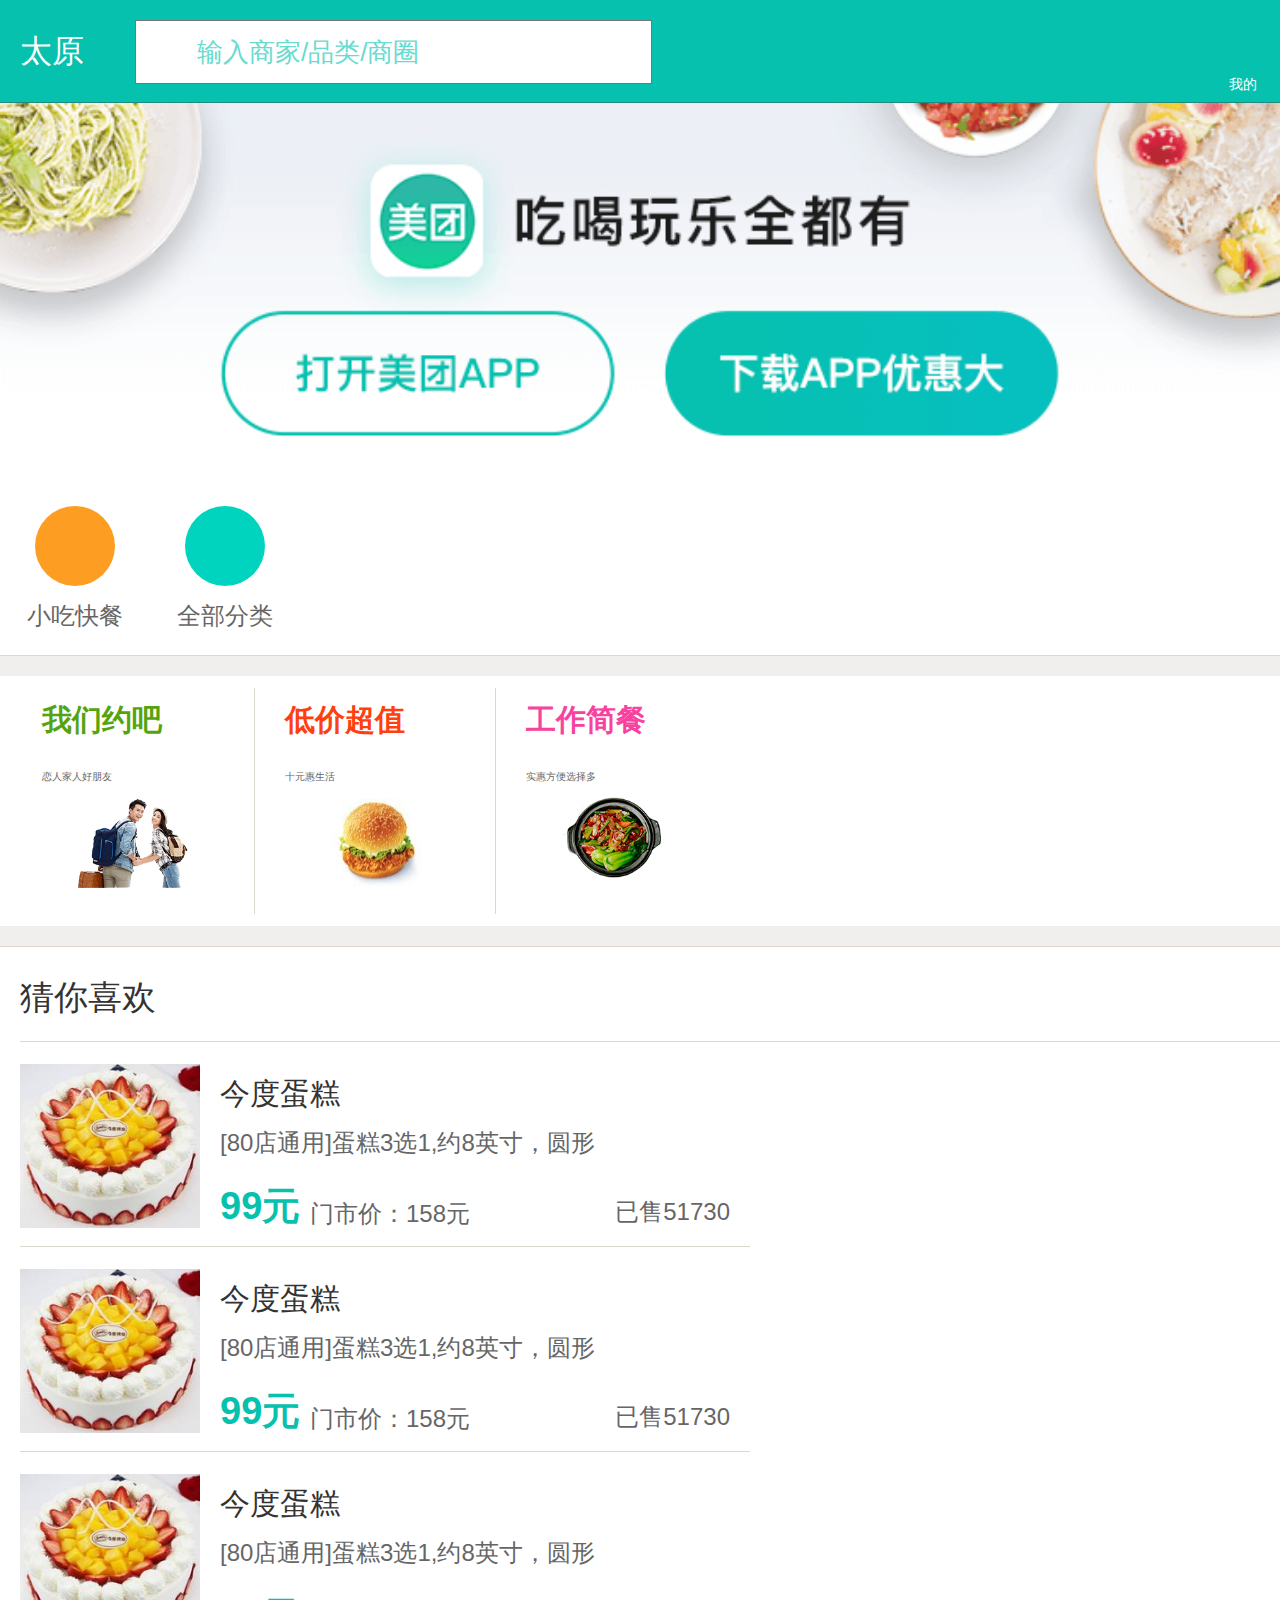
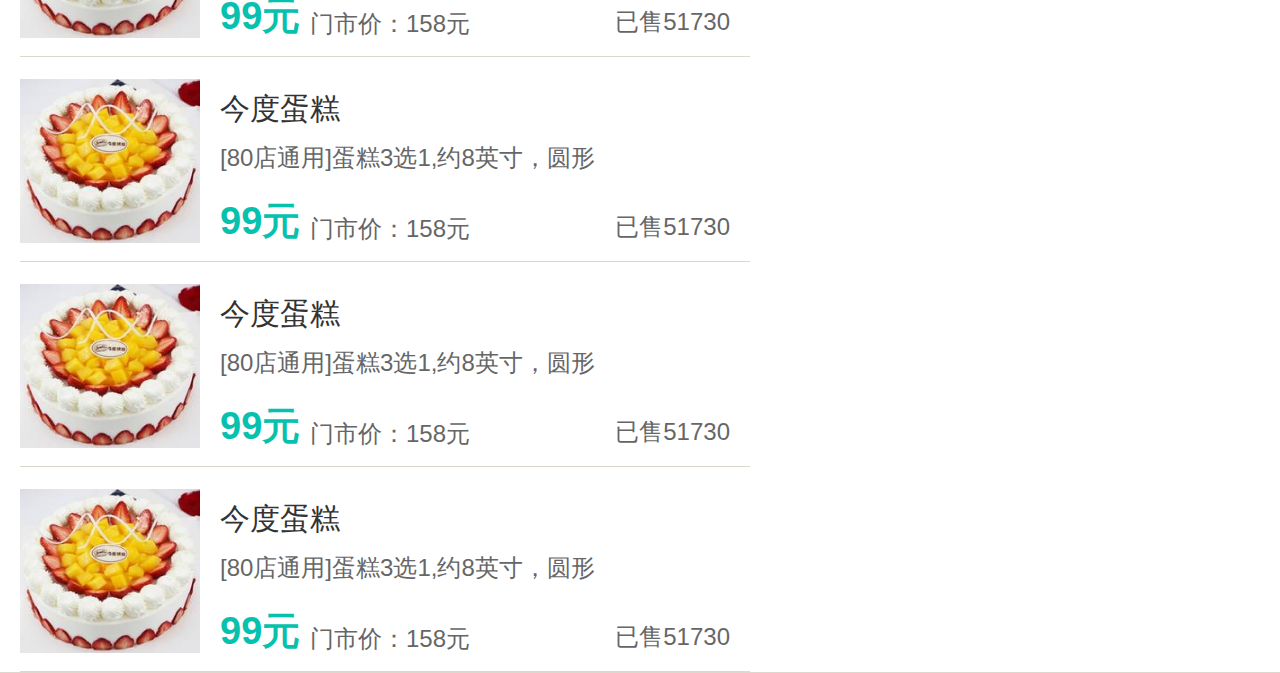
<file: index.html>
<!DOCTYPE html>
<html lang="en">
<head>
	<meta charset="utf-8">
	<meta name="viewport" content="width=device-width,user-scalable=no,initial-scale=1.0,maximum-scale=1.0,minimum-scale=1.0">
	<meta http-equiv="X-UA-Compatible" content="ie=edge">
	<title>美团</title>
	<script src="js/rem.js"></script>
	<link rel="stylesheet" href="css/base.css">
	<link rel="stylesheet" href="css/main.css">
</head>
<body>
	<header>
		<a href="map.html" class="map">
			<span>太原</span><i>&#xe665;</i>
		</a>
		<div class="search">
			<i>&#xe71e;</i>
			<input type="search" placeholder="输入商家/品类/商圈">
		</div>
		<a href="my.html" class="my">
			<i>&#xe636;</i><span>我的</span>
		</a>
	</header>
	<div class="banner"><img src="img/banner.png" alt=""></div>
	<nav>
		<ul class="list">
			<li>
				<a href="">
					<div class="color" style="background: #fd9d21;"><i>&#xe644;</i></div>
					<span>美食</span>
				</a>
			</li>
			<li>
				<a href="movie.html">
					<div class="color" style="background: #ff6767;"><i>&#xe634;</i></div>
					<span>猫眼电影</span>
				</a>
			</li>
			<li>
				<a href="">
					<div class="color" style="background: #8a90fa;"><i>&#xe620;</i></div>
					<span>酒店</span>
				</a>
			</li>
			<li>
				<a href="">
					<div class="color" style="background: #fed030;"><i>&#xe62a;</i></div>
					<span>休闲娱乐</span>
				</a>
			</li>
			<li>
				<a href="">
					<div class="color" style="background: #fd9d21;"><i>&#xe622;</i></div>
					<span>外卖</span>
				</a>
			</li>
			<li>
				<a href="">
					<div class="color" style="background: #fed030;"><i>&#xe602;</i></div>
					<span>KTV</span>
				</a>
			</li>
			<li>
				<a href="">
					<div class="color" style="background: #4dc6ee;"><i>&#xe60c;</i></div>
					<span>周边游</span>
				</a>
			</li>
			<li>
				<a href="">
					<div class="color" style="background: #ff80c2;"><i>&#xe65c;</i></div>
					<span>丽人</span>
				</a>
			</li>
			<li>
				<a href="">
					<div class="color" style="background: #fd9d21;"><i>&#xe66c;</i></div>
					<span>小吃快餐</span>
				</a>
			</li>
			<li>
				<a href="">
					<div class="color" style="background: #00d3be;"><i>&#xe62b;</i></div>
					<span>全部分类</span>
				</a>
			</li>
		</ul>
	</nav>
	<div class="bar">
		<ul class="barList">
			<a href="" class="react">
				<span>	
					<strong style="color: #55a40f;">我们约吧</strong>
					<small>恋人家人好朋友</small>
				</span>
				<img src="img/fe4d2e89827aa829e12e2557ded363a112289.png" alt="" style="width: 1.1rem;height: 1.1rem;">
			</a>
			<a href="" class="react">
				<span>
					<strong style="color: #ff3f0d;">低价超值</strong>
					<small>十元惠生活</small>
				</span>
				<img src="img/a06d0c5c0a972e784345b2d648b034ec9710.jpg" alt="" style="width: 1.1rem;height: 1.1rem;">
			</a>
			<a href="" class="react">
				<span>
					<strong style="color: #f742a0;">工作简餐</strong>
					<small>实惠方便选择多</small>
				</span>
				<img src="img/726b30f162d1ea39a5077af83cec620811475.png" alt="" style="width: 1.1rem;height: 1.1rem;">
			</a>
		</ul>
	</div>
	<div class="main">
		<ul class="mainList">
			<h1>猜你喜欢</h1>
			<li>
				<a href="detail.html">
					<img src="img/acc6747441b560a122b72e816537951d41318.jpg" alt="">
					<div class="detail">
						<h4>今度蛋糕</h4>
						<span>[80店通用]蛋糕3选1,约8英寸，圆形</span>
						<h2>99元</h2>
						<p>门市价：158元</p>
						<h3>已售51730</h3>
					</div>
				</a>
			</li>
			<li>
				<a href="detail.html">
					<img src="img/acc6747441b560a122b72e816537951d41318.jpg" alt="">
					<div class="detail">
						<h4>今度蛋糕</h4>
						<span>[80店通用]蛋糕3选1,约8英寸，圆形</span>
						<h2>99元</h2>
						<p>门市价：158元</p>
						<h3>已售51730</h3>
					</div>
				</a>
			</li>
			<li>
				<a href="detail.html">
					<img src="img/acc6747441b560a122b72e816537951d41318.jpg" alt="">
					<div class="detail">
						<h4>今度蛋糕</h4>
						<span>[80店通用]蛋糕3选1,约8英寸，圆形</span>
						<h2>99元</h2>
						<p>门市价：158元</p>
						<h3>已售51730</h3>
					</div>
				</a>
			</li>
			<li>
				<a href="detail.html">
					<img src="img/acc6747441b560a122b72e816537951d41318.jpg" alt="">
					<div class="detail">
						<h4>今度蛋糕</h4>
						<span>[80店通用]蛋糕3选1,约8英寸，圆形</span>
						<h2>99元</h2>
						<p>门市价：158元</p>
						<h3>已售51730</h3>
					</div>
				</a>
			</li>
			<li>
				<a href="detail.html">
					<img src="img/acc6747441b560a122b72e816537951d41318.jpg" alt="">
					<div class="detail">
						<h4>今度蛋糕</h4>
						<span>[80店通用]蛋糕3选1,约8英寸，圆形</span>
						<h2>99元</h2>
						<p>门市价：158元</p>
						<h3>已售51730</h3>
					</div>
				</a>
			</li>
			<li>
				<a href="detail.html">
					<img src="img/acc6747441b560a122b72e816537951d41318.jpg" alt="">
					<div class="detail">
						<h4>今度蛋糕</h4>
						<span>[80店通用]蛋糕3选1,约8英寸，圆形</span>
						<h2>99元</h2>
						<p>门市价：158元</p>
						<h3>已售51730</h3>
					</div>
				</a>
			</li>
		</ul>
	</div>
</body>
</html>
</file>
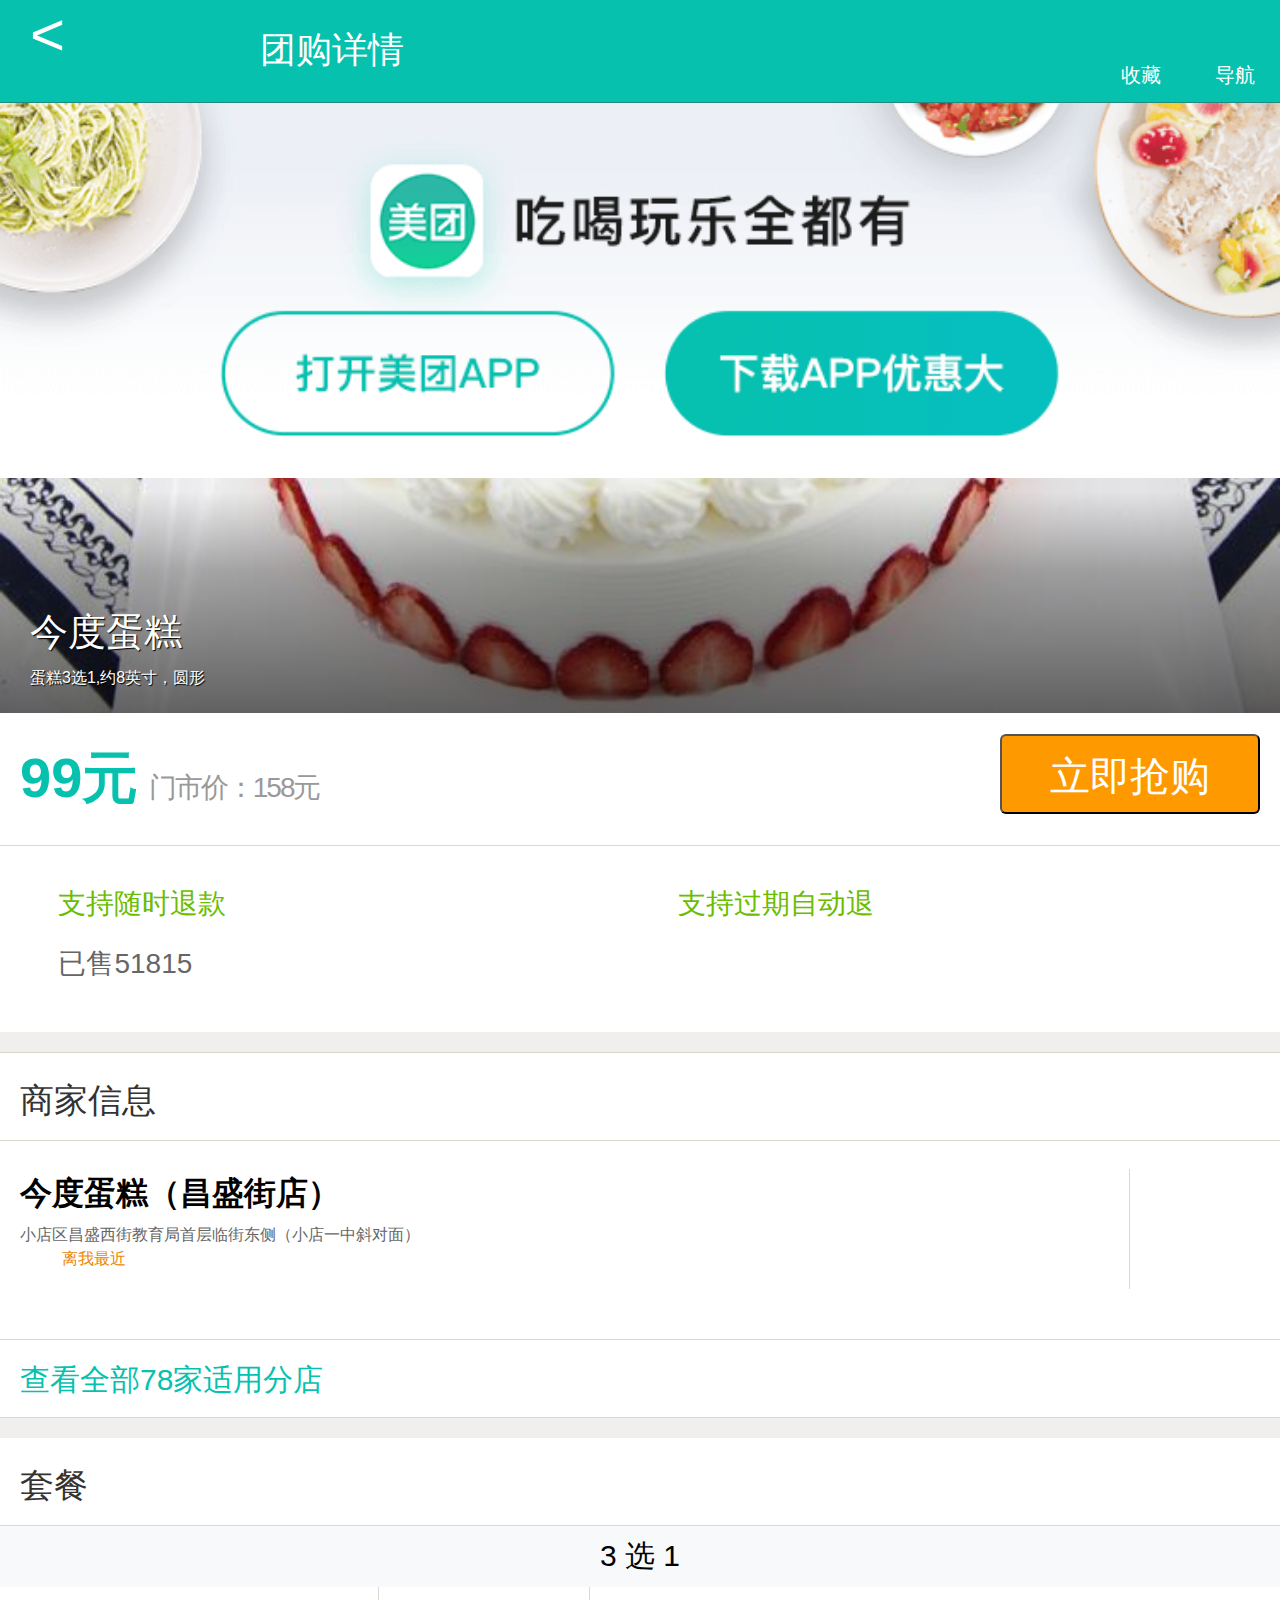
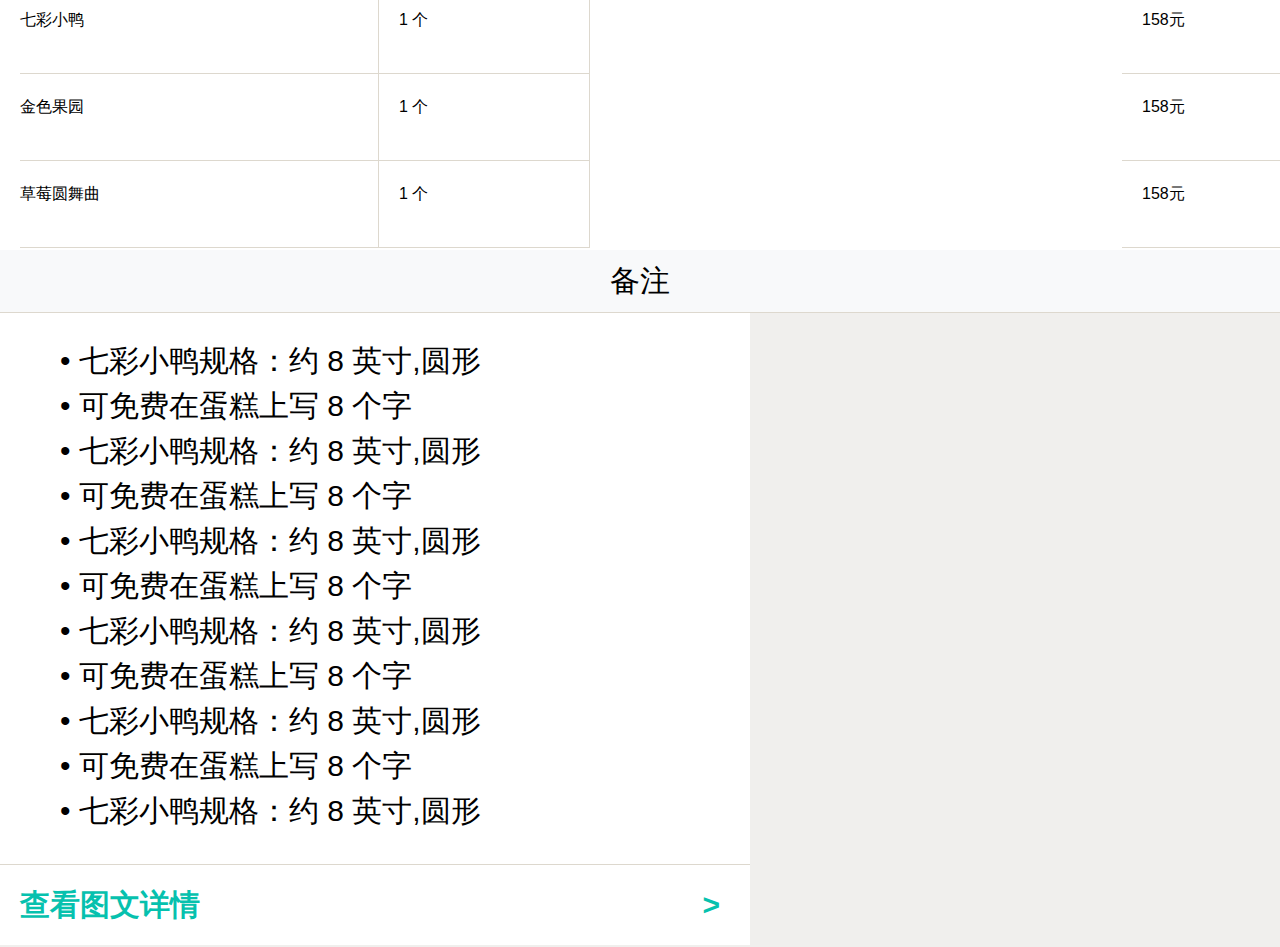
<file: detail.html>
<!DOCTYPE html>
<html lang="en">
<head>
	<meta charset="utf-8">
	<meta name="viewport" content="width=device-width,user-scalable=no,initial-scale=1.0,maximum-scale=1.0,minimum-scale=1.0">
	<meta http-equiv="X-UA-Compatible" content="ie=edge">
	<title>团购详情</title>
	<script src="js/rem.js"></script>
	<link rel="stylesheet" href="css/base.css">
	<link rel="stylesheet" href="css/detail.css">
</head>
<body>
	<header>
		<a href="index.html" class="header_l"><</a>
		<div class="header_m">团购详情</div>
		<div class="header_r">
			<a href="">
				<i>&#xe78c;</i><span>收藏</span>
			</a>
			<a href="">
				<i>&#xe62c;</i><span>导航</span>
			</a>
		</div>
	</header>
	<div class="ad"><img src="img/banner.png" alt=""></div>
	<div class="banner">
		<div class="cover"></div>
		<img src="img/2e816537951d41318.jpg" alt="">
		<div class="banner_text">
			<h1>今度蛋糕</h1>
			<span>蛋糕3选1,约8英寸，圆形</span>
		</div>
	</div>
	<div class="title">
		<h1>99元</h1>
		<span>门市价：158元</span>
		<button>立即抢购</button>
	</div>
	<ul class="ps">
		<li><i>&#xe641;</i>支持随时退款</li>
		<li><i>&#xe600;</i>支持过期自动退</li>
		<li style="color: #666;"><i>&#xe646;</i>已售51815</li>
	</ul>
	<div class="tag">
		<h1>商家信息</h1>
		<div class="map">
			<div class="map_l">
				<h2>今度蛋糕（昌盛街店）</h2>
				<p>小店区昌盛西街教育局首层临街东侧（小店一中斜对面）</p>
				<i>&#xe647;</i><span>离我最近</span>
			</div>
			<div class="map_r"><i>&#xe60d;</i></div>
		</div>
		<h3>查看全部78家适用分店</h3>
	</div>
	<div class="taocan">
		<div class="tc">套餐</div>
		<div class="sanxuanyi">
			<div class="sxy">3 选 1</div>
			<ul class="t1">
				<li>七彩小鸭</li>
				<li>金色果园</li>
				<li>草莓圆舞曲</li>
			</ul>
			<ul class="t2">
				<li>1 个</li>
				<li>1 个</li>
				<li>1 个</li>
			</ul>
			<ul class="t3">
				<li>158元</li>
				<li>158元</li>
				<li>158元</li>
			</ul>
			
		</div>
		<div class="bz">备注</div>
		<div class="beizhu">
			<ul class="liebiao">
				<li>• 七彩小鸭规格：约 8 英寸,圆形</li>
				<li>• 可免费在蛋糕上写 8 个字</li>
				<li>• 七彩小鸭规格：约 8 英寸,圆形</li>
				<li>• 可免费在蛋糕上写 8 个字</li>
				<li>• 七彩小鸭规格：约 8 英寸,圆形</li>
				<li>• 可免费在蛋糕上写 8 个字</li>
				<li>• 七彩小鸭规格：约 8 英寸,圆形</li>
				<li>• 可免费在蛋糕上写 8 个字</li>
				<li>• 七彩小鸭规格：约 8 英寸,圆形</li>
				<li>• 可免费在蛋糕上写 8 个字</li>
				<li>• 七彩小鸭规格：约 8 英寸,圆形</li>
			</ul>
		</div>
		<div class="tuwen"><a href="">查看图文详情</a><span>></span></div>
	</div>
</body>
</html>
</file>
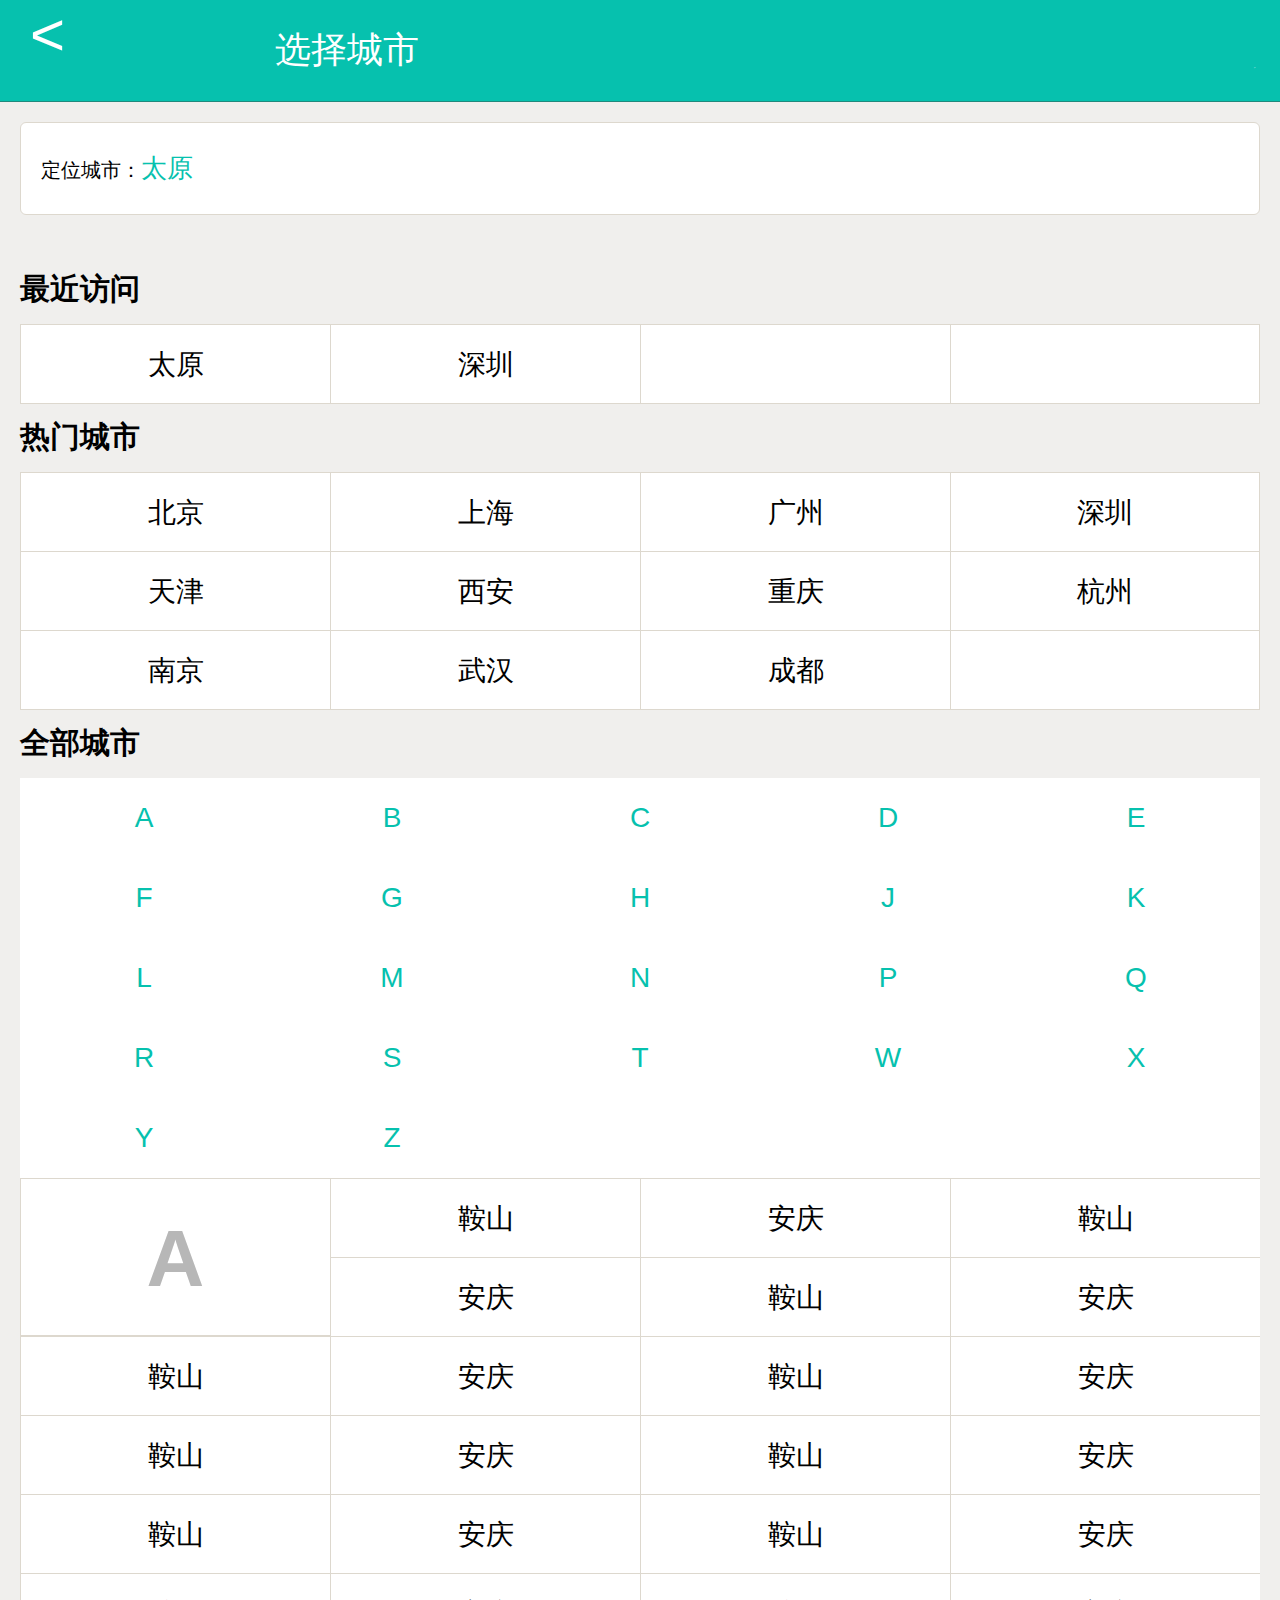
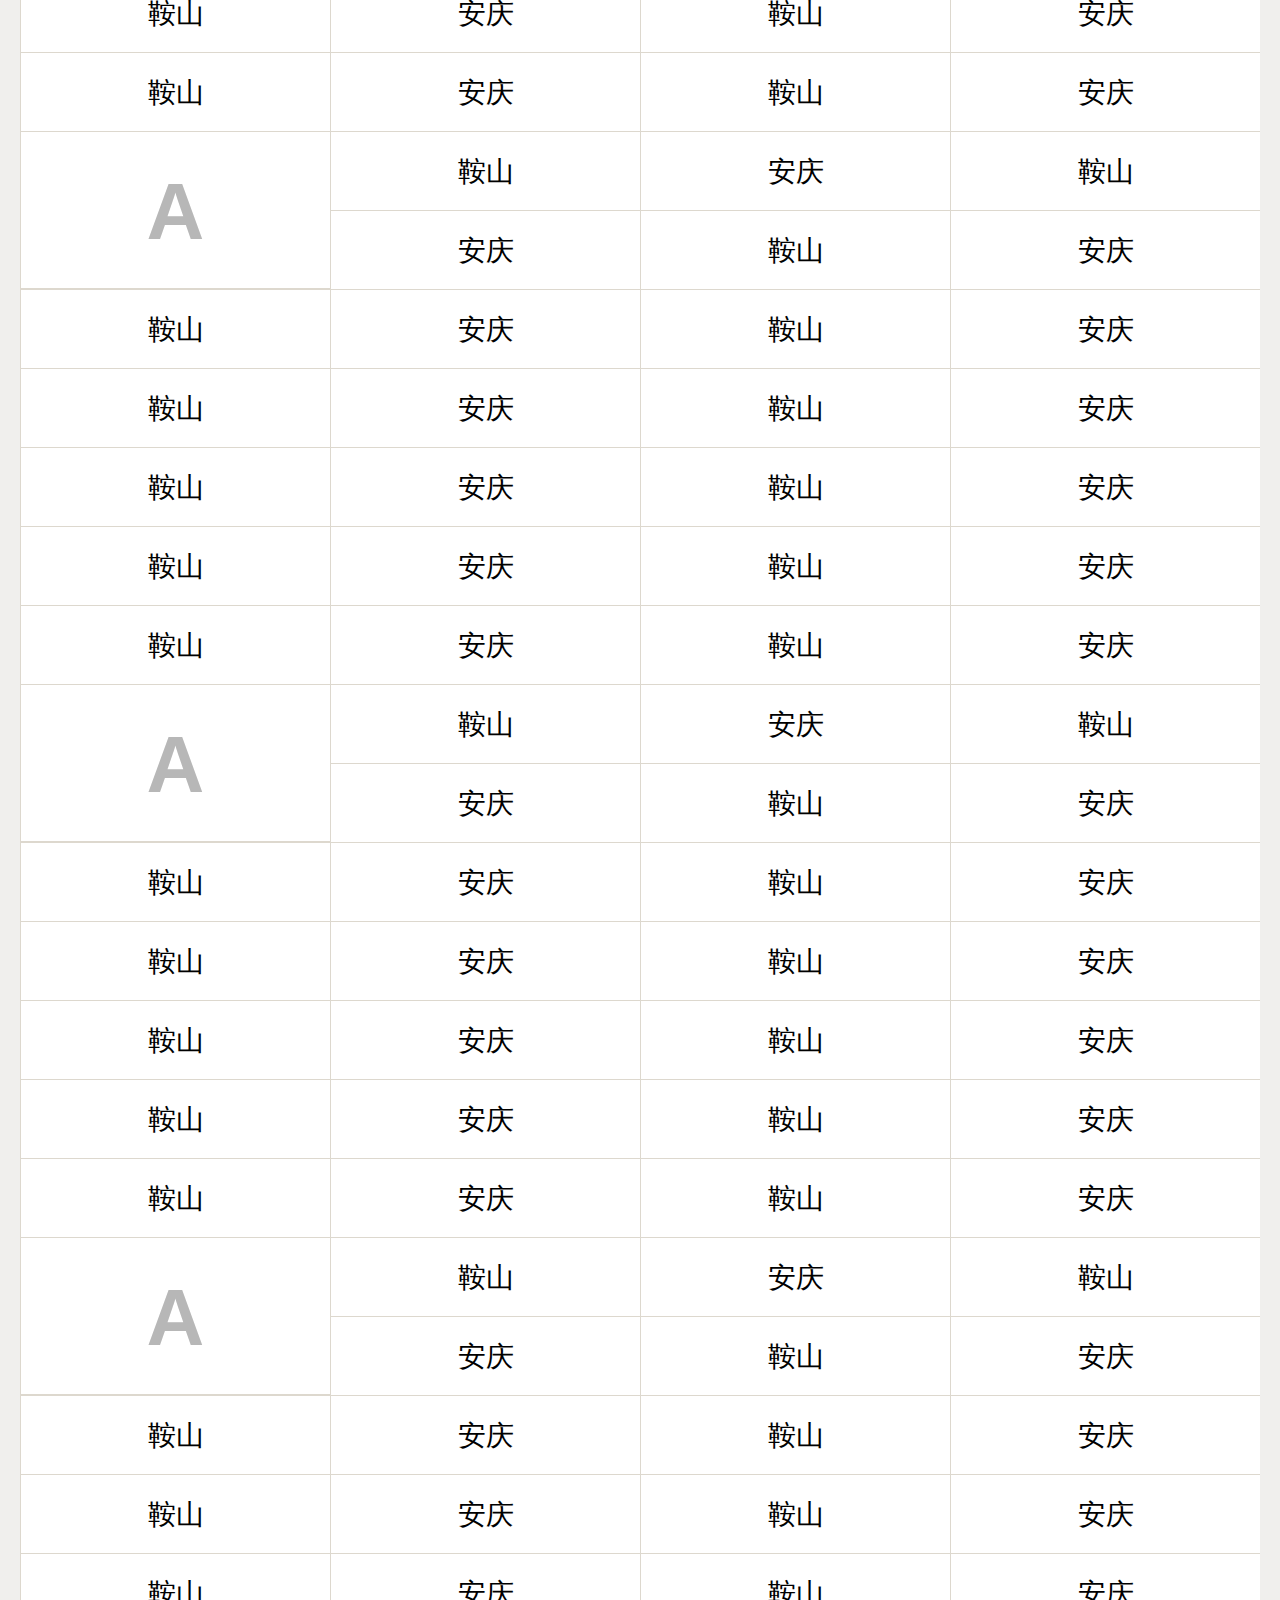
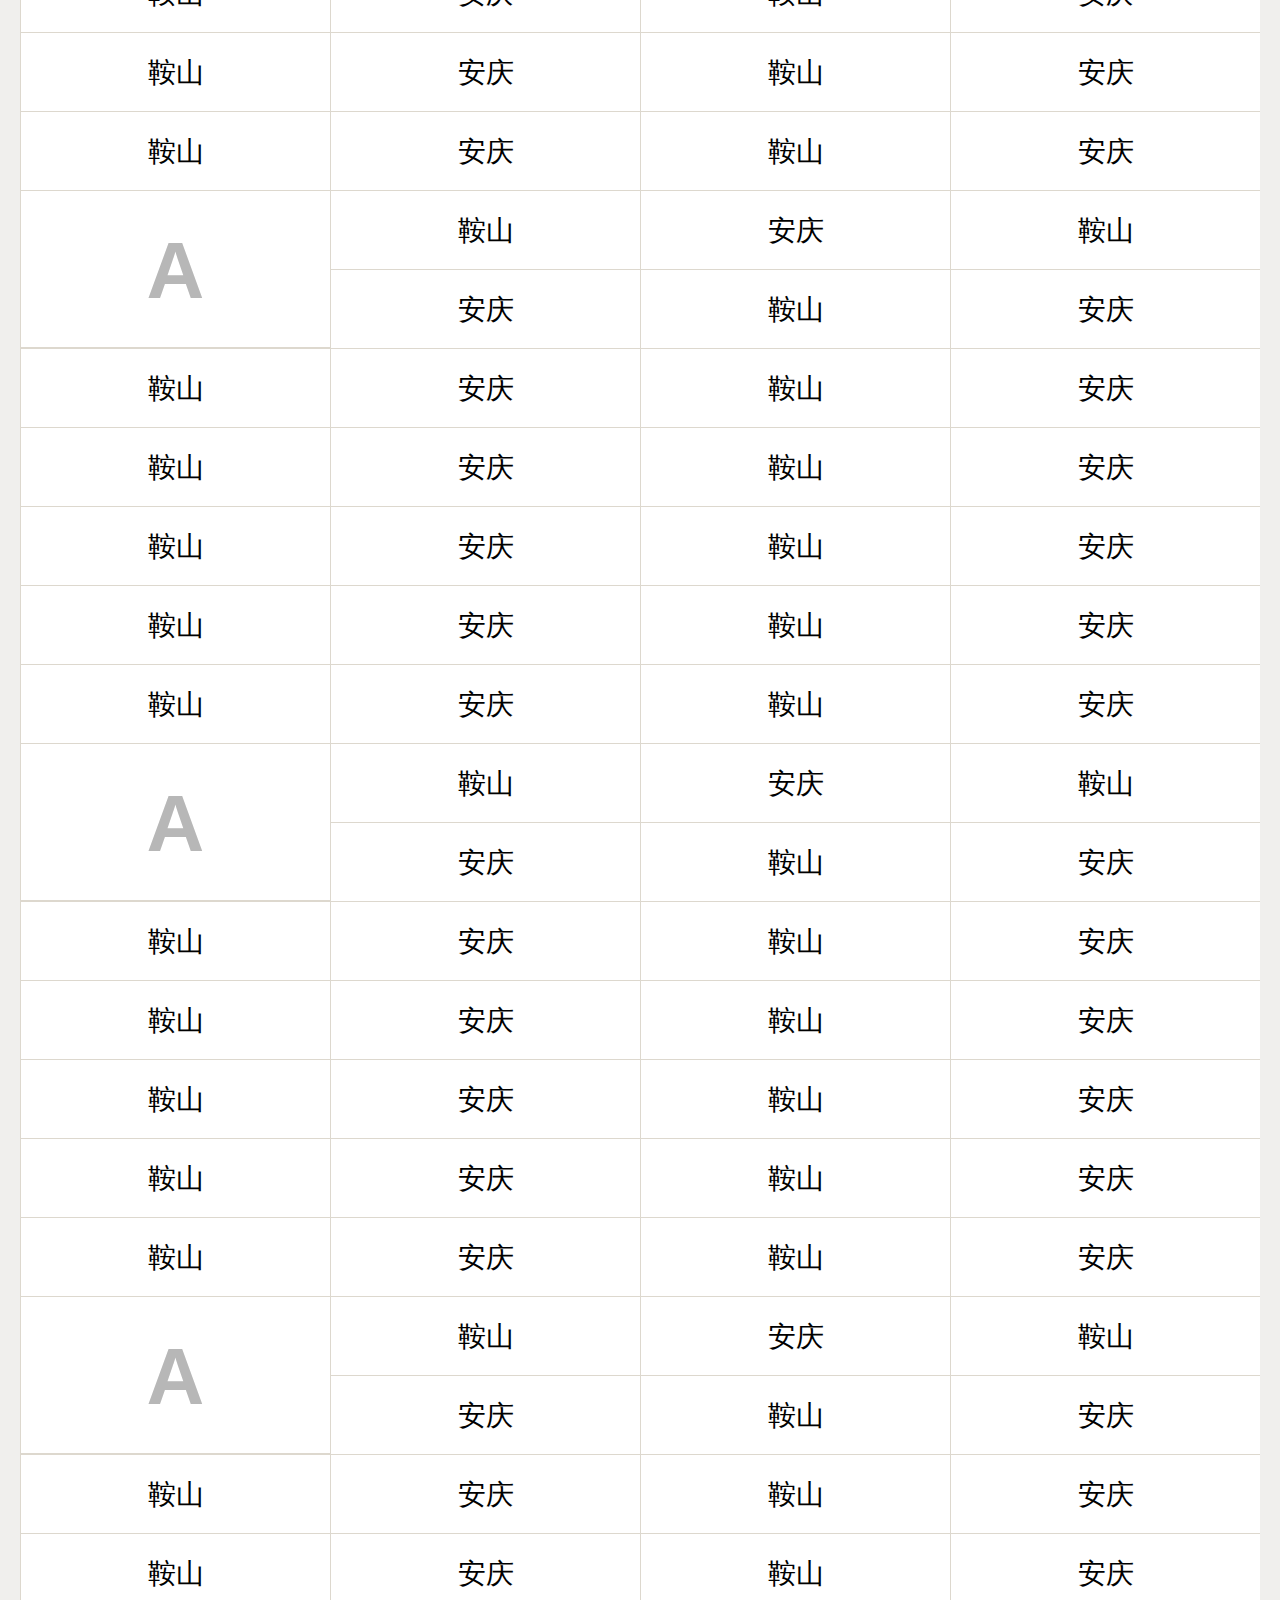
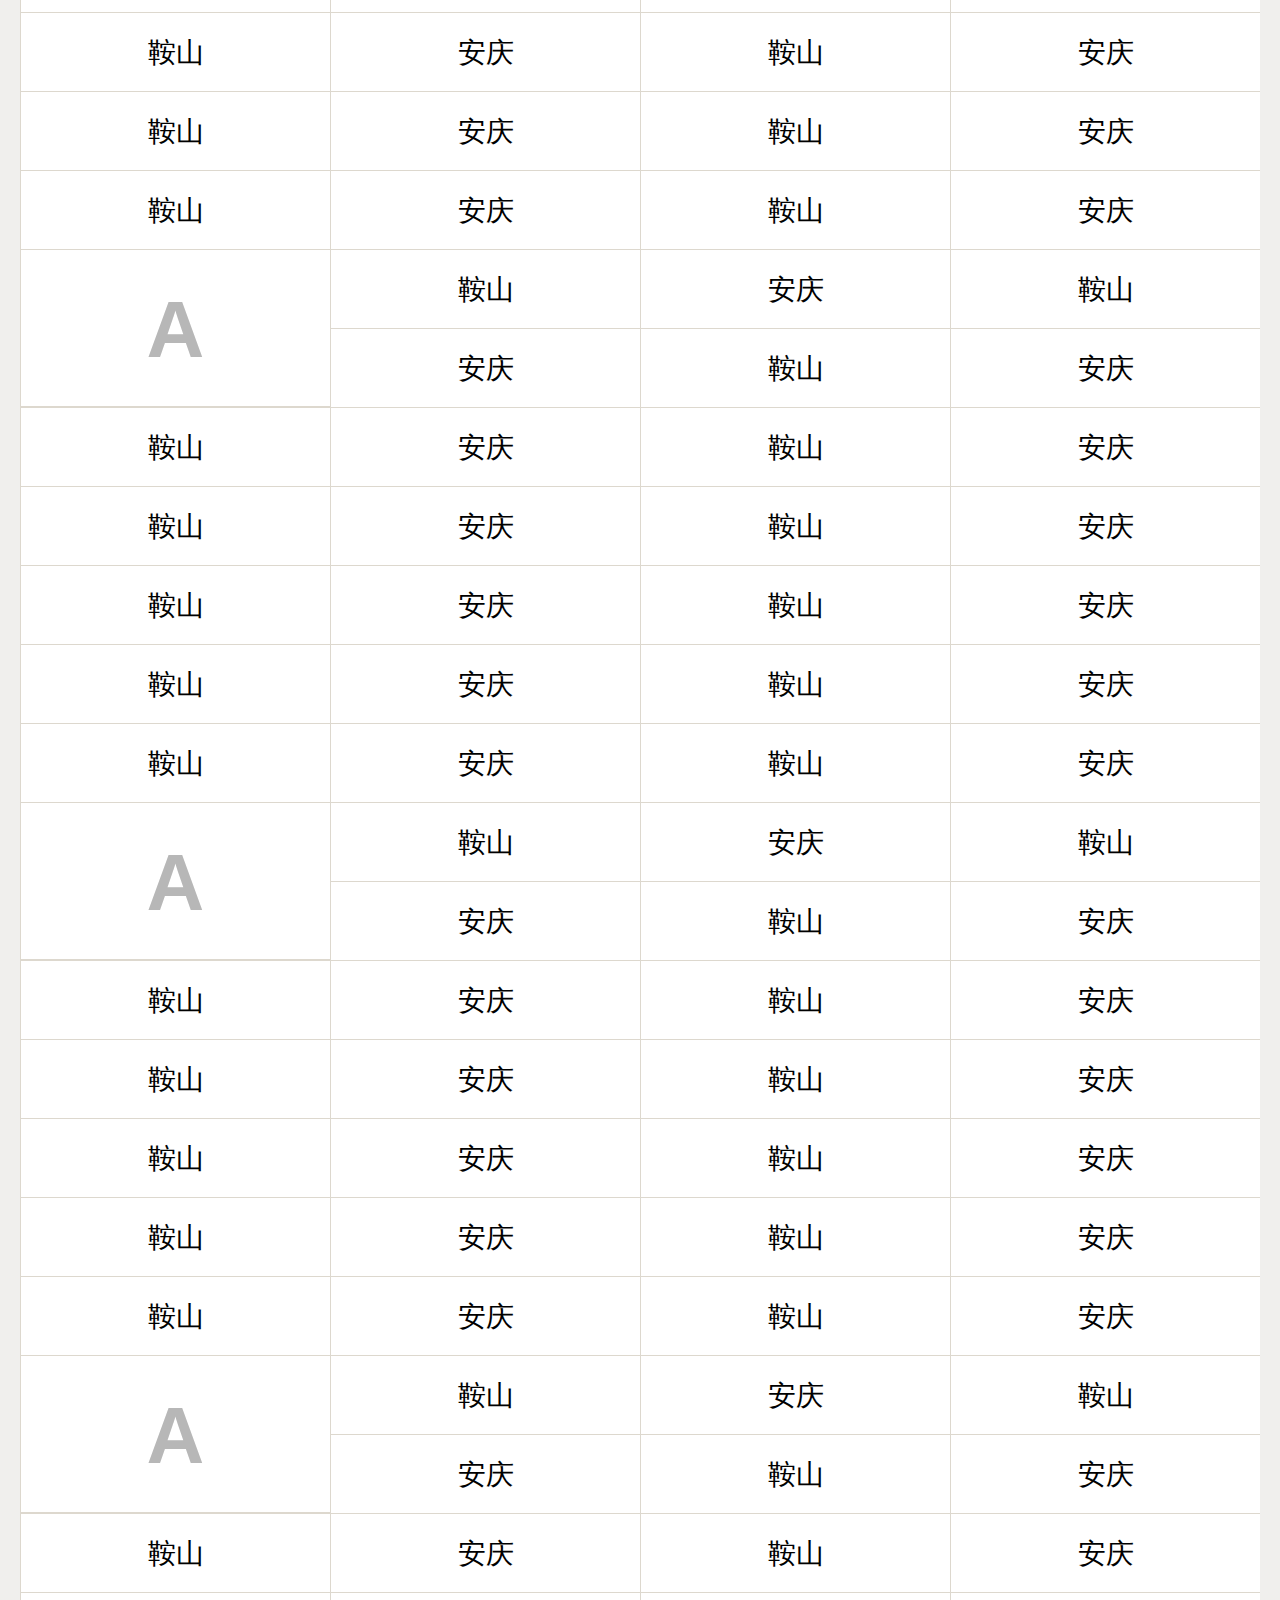
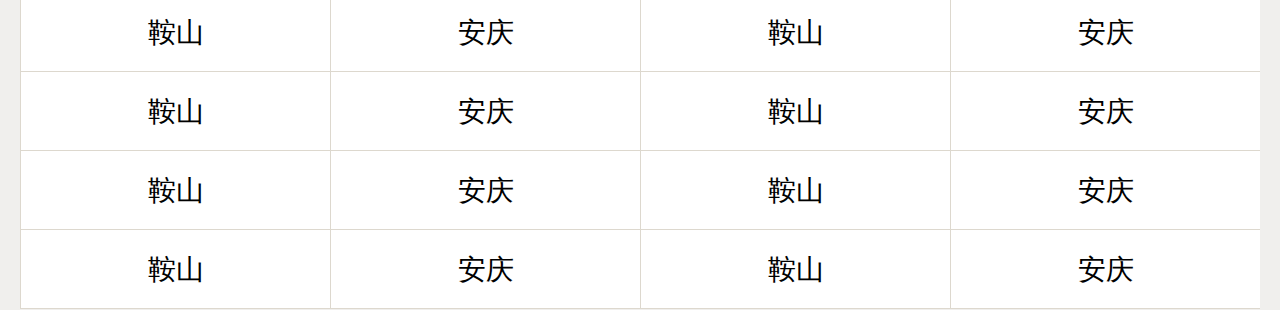
<file: map.html>
<!DOCTYPE html>
<html lang="en">
<head>
	<meta charset="utf-8">
	<meta name="viewport" content="width=device-width,user-scalable=no,initial-scale=1.0,maximum-scale=1.0,minimum-scale=1.0">
	<meta http-equiv="X-UA-Compatible" content="ie=edge">
	<title>美团</title>
	<script src="js/rem.js"></script>
	<link rel="stylesheet" href="css/base.css">
	<link rel="stylesheet" href="css/map.css">
</head>
<body>
	<header>
		<a href="index.html" class="zuo"><</a>
		<h1>选择城市</h1>
		<div class="you">
			<i>&#xe71e;</i>
			<span>搜索</span>
		</div>
	</header>
	<main>
		<div class="location">定位城市：<span>太原</span></div>
		<h1>最近访问</h1>
		<ul class="zuijin">
			<li>太原</li>
			<li>深圳</li>
			<li></li>
			<li></li>
		</ul>
		<h1>热门城市</h1>
		<ul class="remen">
			<li>北京</li>
			<li>上海</li>
			<li>广州</li>
			<li>深圳</li>
			<li>天津</li>
			<li>西安</li>
			<li>重庆</li>
			<li>杭州</li>
			<li>南京</li>
			<li>武汉</li>
			<li>成都</li>
			<li></li>
		</ul>
		<h1>全部城市</h1>
		<ul class="zimu">
			<li>A</li>
			<li>B</li>
			<li>C</li>
			<li>D</li>
			<li>E</li>
			<li>F</li>
			<li>G</li>
			<li>H</li>
			<li>J</li>
			<li>K</li>
			<li>L</li>
			<li>M</li>
			<li>N</li>
			<li>P</li>
			<li>Q</li>
			<li>R</li>
			<li>S</li>
			<li>T</li>
			<li>W</li>
			<li>X</li>
			<li>Y</li>
			<li>Z</li>
			<li></li>
			<li></li>
			<li></li>
		</ul>
		<ul class="city">
			<h4>A</h4>
			<li>鞍山</li>
			<li>安庆</li>
			<li>鞍山</li>
			<li>安庆</li>
			<li>鞍山</li>
			<li>安庆</li>
			<li>鞍山</li>
			<li>安庆</li>
			<li>鞍山</li>
			<li>安庆</li>
			<li>鞍山</li>
			<li>安庆</li>
			<li>鞍山</li>
			<li>安庆</li>
			<li>鞍山</li>
			<li>安庆</li>
			<li>鞍山</li>
			<li>安庆</li>
			<li>鞍山</li>
			<li>安庆</li>
			<li>鞍山</li>
			<li>安庆</li>
			<li>鞍山</li>
			<li>安庆</li>
			<li>鞍山</li>
			<li>安庆</li>	
		</ul>
		<ul class="city">
			<h4>A</h4>
			<li>鞍山</li>
			<li>安庆</li>
			<li>鞍山</li>
			<li>安庆</li>
			<li>鞍山</li>
			<li>安庆</li>
			<li>鞍山</li>
			<li>安庆</li>
			<li>鞍山</li>
			<li>安庆</li>
			<li>鞍山</li>
			<li>安庆</li>
			<li>鞍山</li>
			<li>安庆</li>
			<li>鞍山</li>
			<li>安庆</li>
			<li>鞍山</li>
			<li>安庆</li>
			<li>鞍山</li>
			<li>安庆</li>
			<li>鞍山</li>
			<li>安庆</li>
			<li>鞍山</li>
			<li>安庆</li>
			<li>鞍山</li>
			<li>安庆</li>	
		</ul>
		<ul class="city">
			<h4>A</h4>
			<li>鞍山</li>
			<li>安庆</li>
			<li>鞍山</li>
			<li>安庆</li>
			<li>鞍山</li>
			<li>安庆</li>
			<li>鞍山</li>
			<li>安庆</li>
			<li>鞍山</li>
			<li>安庆</li>
			<li>鞍山</li>
			<li>安庆</li>
			<li>鞍山</li>
			<li>安庆</li>
			<li>鞍山</li>
			<li>安庆</li>
			<li>鞍山</li>
			<li>安庆</li>
			<li>鞍山</li>
			<li>安庆</li>
			<li>鞍山</li>
			<li>安庆</li>
			<li>鞍山</li>
			<li>安庆</li>
			<li>鞍山</li>
			<li>安庆</li>	
		</ul>
		<ul class="city">
			<h4>A</h4>
			<li>鞍山</li>
			<li>安庆</li>
			<li>鞍山</li>
			<li>安庆</li>
			<li>鞍山</li>
			<li>安庆</li>
			<li>鞍山</li>
			<li>安庆</li>
			<li>鞍山</li>
			<li>安庆</li>
			<li>鞍山</li>
			<li>安庆</li>
			<li>鞍山</li>
			<li>安庆</li>
			<li>鞍山</li>
			<li>安庆</li>
			<li>鞍山</li>
			<li>安庆</li>
			<li>鞍山</li>
			<li>安庆</li>
			<li>鞍山</li>
			<li>安庆</li>
			<li>鞍山</li>
			<li>安庆</li>
			<li>鞍山</li>
			<li>安庆</li>	
		</ul>
		<ul class="city">
			<h4>A</h4>
			<li>鞍山</li>
			<li>安庆</li>
			<li>鞍山</li>
			<li>安庆</li>
			<li>鞍山</li>
			<li>安庆</li>
			<li>鞍山</li>
			<li>安庆</li>
			<li>鞍山</li>
			<li>安庆</li>
			<li>鞍山</li>
			<li>安庆</li>
			<li>鞍山</li>
			<li>安庆</li>
			<li>鞍山</li>
			<li>安庆</li>
			<li>鞍山</li>
			<li>安庆</li>
			<li>鞍山</li>
			<li>安庆</li>
			<li>鞍山</li>
			<li>安庆</li>
			<li>鞍山</li>
			<li>安庆</li>
			<li>鞍山</li>
			<li>安庆</li>	
		</ul>
		<ul class="city">
			<h4>A</h4>
			<li>鞍山</li>
			<li>安庆</li>
			<li>鞍山</li>
			<li>安庆</li>
			<li>鞍山</li>
			<li>安庆</li>
			<li>鞍山</li>
			<li>安庆</li>
			<li>鞍山</li>
			<li>安庆</li>
			<li>鞍山</li>
			<li>安庆</li>
			<li>鞍山</li>
			<li>安庆</li>
			<li>鞍山</li>
			<li>安庆</li>
			<li>鞍山</li>
			<li>安庆</li>
			<li>鞍山</li>
			<li>安庆</li>
			<li>鞍山</li>
			<li>安庆</li>
			<li>鞍山</li>
			<li>安庆</li>
			<li>鞍山</li>
			<li>安庆</li>	
		</ul>
		<ul class="city">
			<h4>A</h4>
			<li>鞍山</li>
			<li>安庆</li>
			<li>鞍山</li>
			<li>安庆</li>
			<li>鞍山</li>
			<li>安庆</li>
			<li>鞍山</li>
			<li>安庆</li>
			<li>鞍山</li>
			<li>安庆</li>
			<li>鞍山</li>
			<li>安庆</li>
			<li>鞍山</li>
			<li>安庆</li>
			<li>鞍山</li>
			<li>安庆</li>
			<li>鞍山</li>
			<li>安庆</li>
			<li>鞍山</li>
			<li>安庆</li>
			<li>鞍山</li>
			<li>安庆</li>
			<li>鞍山</li>
			<li>安庆</li>
			<li>鞍山</li>
			<li>安庆</li>	
		</ul>
		<ul class="city">
			<h4>A</h4>
			<li>鞍山</li>
			<li>安庆</li>
			<li>鞍山</li>
			<li>安庆</li>
			<li>鞍山</li>
			<li>安庆</li>
			<li>鞍山</li>
			<li>安庆</li>
			<li>鞍山</li>
			<li>安庆</li>
			<li>鞍山</li>
			<li>安庆</li>
			<li>鞍山</li>
			<li>安庆</li>
			<li>鞍山</li>
			<li>安庆</li>
			<li>鞍山</li>
			<li>安庆</li>
			<li>鞍山</li>
			<li>安庆</li>
			<li>鞍山</li>
			<li>安庆</li>
			<li>鞍山</li>
			<li>安庆</li>
			<li>鞍山</li>
			<li>安庆</li>	
		</ul>
		<ul class="city">
			<h4>A</h4>
			<li>鞍山</li>
			<li>安庆</li>
			<li>鞍山</li>
			<li>安庆</li>
			<li>鞍山</li>
			<li>安庆</li>
			<li>鞍山</li>
			<li>安庆</li>
			<li>鞍山</li>
			<li>安庆</li>
			<li>鞍山</li>
			<li>安庆</li>
			<li>鞍山</li>
			<li>安庆</li>
			<li>鞍山</li>
			<li>安庆</li>
			<li>鞍山</li>
			<li>安庆</li>
			<li>鞍山</li>
			<li>安庆</li>
			<li>鞍山</li>
			<li>安庆</li>
			<li>鞍山</li>
			<li>安庆</li>
			<li>鞍山</li>
			<li>安庆</li>	
		</ul>
		<ul class="city">
			<h4>A</h4>
			<li>鞍山</li>
			<li>安庆</li>
			<li>鞍山</li>
			<li>安庆</li>
			<li>鞍山</li>
			<li>安庆</li>
			<li>鞍山</li>
			<li>安庆</li>
			<li>鞍山</li>
			<li>安庆</li>
			<li>鞍山</li>
			<li>安庆</li>
			<li>鞍山</li>
			<li>安庆</li>
			<li>鞍山</li>
			<li>安庆</li>
			<li>鞍山</li>
			<li>安庆</li>
			<li>鞍山</li>
			<li>安庆</li>
			<li>鞍山</li>
			<li>安庆</li>
			<li>鞍山</li>
			<li>安庆</li>
			<li>鞍山</li>
			<li>安庆</li>	
		</ul>
	</main>
</body>
</html>
</file>
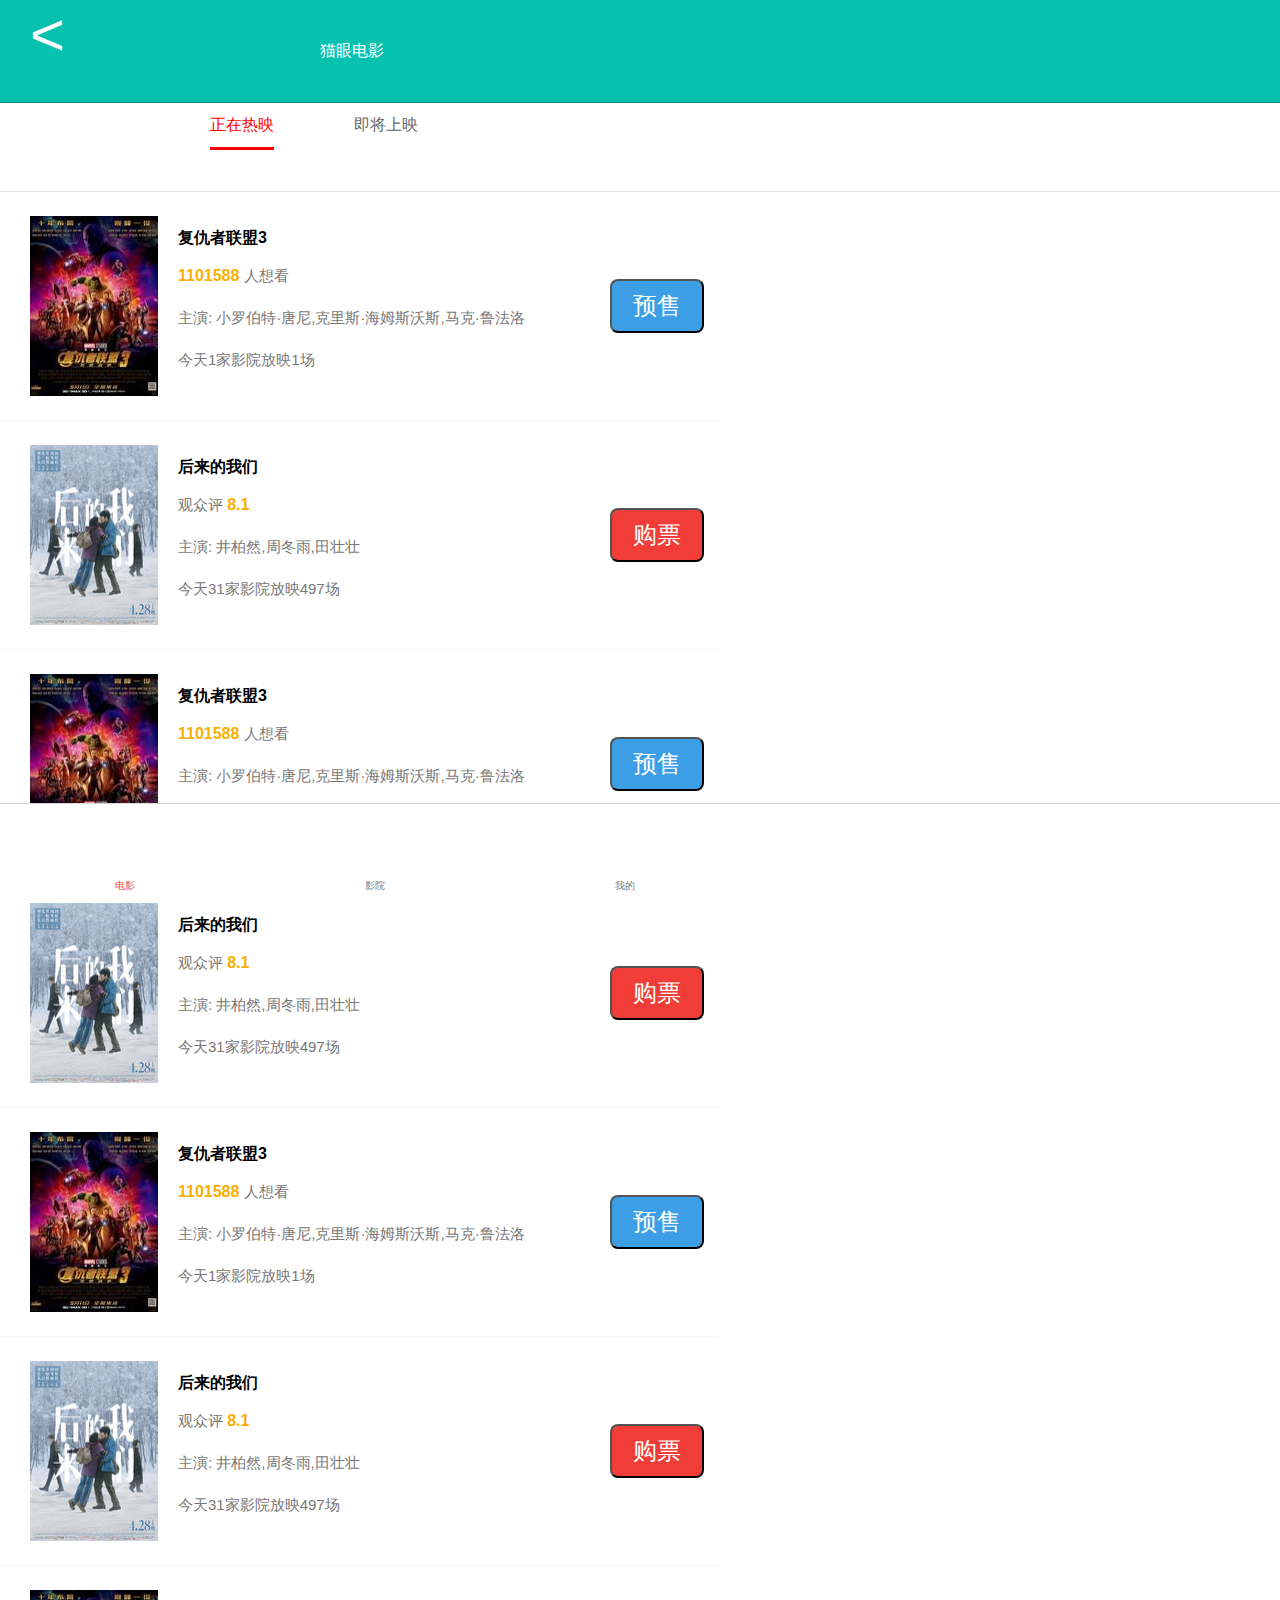
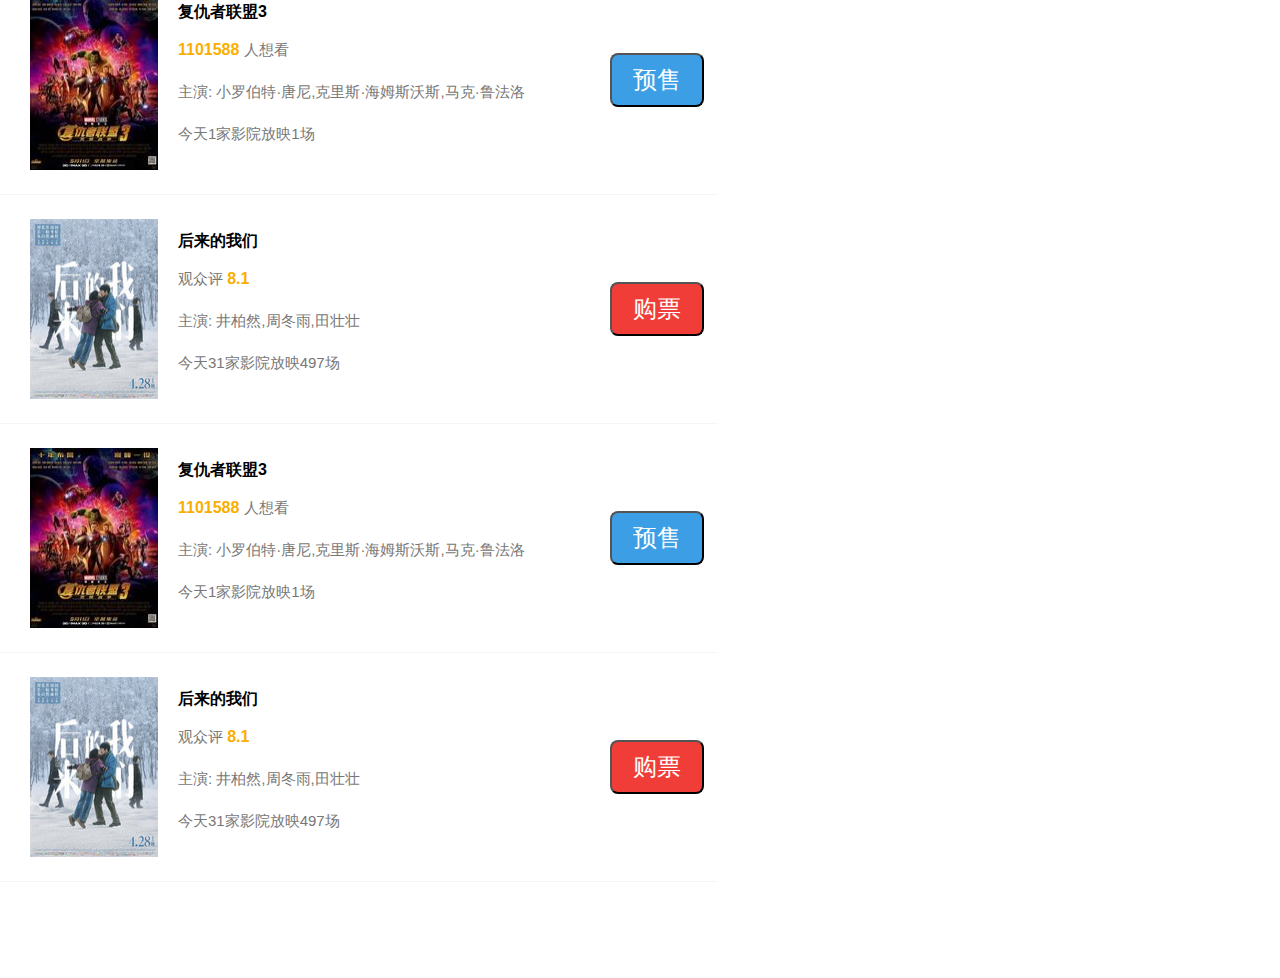
<file: movie.html>
<!DOCTYPE html>
<html lang="en">
<head>
	<meta charset="utf-8">
	<meta name="viewport" content="width=device-width,user-scalable=no,initial-scale=1.0,maximum-scale=1.0,minimum-scale=1.0">
	<meta http-equiv="X-UA-Compatible" content="ie=edge">
	<title>猫眼电影</title>
	<script src="js/rem.js"></script>
	<link rel="stylesheet" href="css/base.css">
	<link rel="stylesheet" href="css/movie.css">	
</head>
<body>
	<header>
		<a href="index.html" class="zuo"><</a>
		<div class="movie">猫眼电影</div>
	</header>
	<div class="card">
		<ul class="zi">
			<li>正在热映</li>
			<li>即将上映</li>
		</ul>
		<i>&#xe71e;</i>
	</div>
	<div class="box">
		<img src="img/fulian.jpg" alt="">
		<div class="main">
			<h2>复仇者联盟3</h2>
			<div class="shuju">1101588 <span>人想看</span></div>
			<div class="zhuyan">主演: 小罗伯特·唐尼,克里斯·海姆斯沃斯,马克·鲁法洛</div>
			<div class="today">今天1家影院放映1场</div>
		</div>
		<div class="btn"><button>预售</button></div>	
	</div>
	<div class="box">
		<img src="img/houlai.jpg" alt="">
		<div class="main">
			<h2>后来的我们</h2>
			<div class="shuju"><span>观众评 </span>8.1</div>
			<div class="zhuyan">主演: 井柏然,周冬雨,田壮壮</div>
			<div class="today">今天31家影院放映497场</div>
		</div>
		<div class="btn1"><button>购票</button></div>	
	</div>
	<div class="box">
		<img src="img/fulian.jpg" alt="">
		<div class="main">
			<h2>复仇者联盟3</h2>
			<div class="shuju">1101588 <span>人想看</span></div>
			<div class="zhuyan">主演: 小罗伯特·唐尼,克里斯·海姆斯沃斯,马克·鲁法洛</div>
			<div class="today">今天1家影院放映1场</div>
		</div>
		<div class="btn"><button>预售</button></div>	
	</div>
	<div class="box">
		<img src="img/houlai.jpg" alt="">
		<div class="main">
			<h2>后来的我们</h2>
			<div class="shuju"><span>观众评 </span>8.1</div>
			<div class="zhuyan">主演: 井柏然,周冬雨,田壮壮</div>
			<div class="today">今天31家影院放映497场</div>
		</div>
		<div class="btn1"><button>购票</button></div>	
	</div>
	<div class="box">
		<img src="img/fulian.jpg" alt="">
		<div class="main">
			<h2>复仇者联盟3</h2>
			<div class="shuju">1101588 <span>人想看</span></div>
			<div class="zhuyan">主演: 小罗伯特·唐尼,克里斯·海姆斯沃斯,马克·鲁法洛</div>
			<div class="today">今天1家影院放映1场</div>
		</div>
		<div class="btn"><button>预售</button></div>	
	</div>
	<div class="box">
		<img src="img/houlai.jpg" alt="">
		<div class="main">
			<h2>后来的我们</h2>
			<div class="shuju"><span>观众评 </span>8.1</div>
			<div class="zhuyan">主演: 井柏然,周冬雨,田壮壮</div>
			<div class="today">今天31家影院放映497场</div>
		</div>
		<div class="btn1"><button>购票</button></div>	
	</div>
	<div class="box">
		<img src="img/fulian.jpg" alt="">
		<div class="main">
			<h2>复仇者联盟3</h2>
			<div class="shuju">1101588 <span>人想看</span></div>
			<div class="zhuyan">主演: 小罗伯特·唐尼,克里斯·海姆斯沃斯,马克·鲁法洛</div>
			<div class="today">今天1家影院放映1场</div>
		</div>
		<div class="btn"><button>预售</button></div>	
	</div>
	<div class="box">
		<img src="img/houlai.jpg" alt="">
		<div class="main">
			<h2>后来的我们</h2>
			<div class="shuju"><span>观众评 </span>8.1</div>
			<div class="zhuyan">主演: 井柏然,周冬雨,田壮壮</div>
			<div class="today">今天31家影院放映497场</div>
		</div>
		<div class="btn1"><button>购票</button></div>	
	</div>
	<div class="box">
		<img src="img/fulian.jpg" alt="">
		<div class="main">
			<h2>复仇者联盟3</h2>
			<div class="shuju">1101588 <span>人想看</span></div>
			<div class="zhuyan">主演: 小罗伯特·唐尼,克里斯·海姆斯沃斯,马克·鲁法洛</div>
			<div class="today">今天1家影院放映1场</div>
		</div>
		<div class="btn"><button>预售</button></div>	
	</div>
	<div class="box" style="margin-bottom:.96rem">
		<img src="img/houlai.jpg" alt="">
		<div class="main">
			<h2>后来的我们</h2>
			<div class="shuju"><span>观众评 </span>8.1</div>
			<div class="zhuyan">主演: 井柏然,周冬雨,田壮壮</div>
			<div class="today">今天31家影院放映497场</div>
		</div>
		<div class="btn1"><button>购票</button></div>	
	</div>
	<footer>
		<ul>
			<li><a href=""><i>&#xe601;</i><span>电影</span></a></li>
			<li><a href=""><i>&#xe608;</i><span>影院</span></a></li>
			<li><a href=""><i>&#xe636;</i><span>我的</span></a></li>
		</ul>
	</footer>
</body>
</html>
</file>
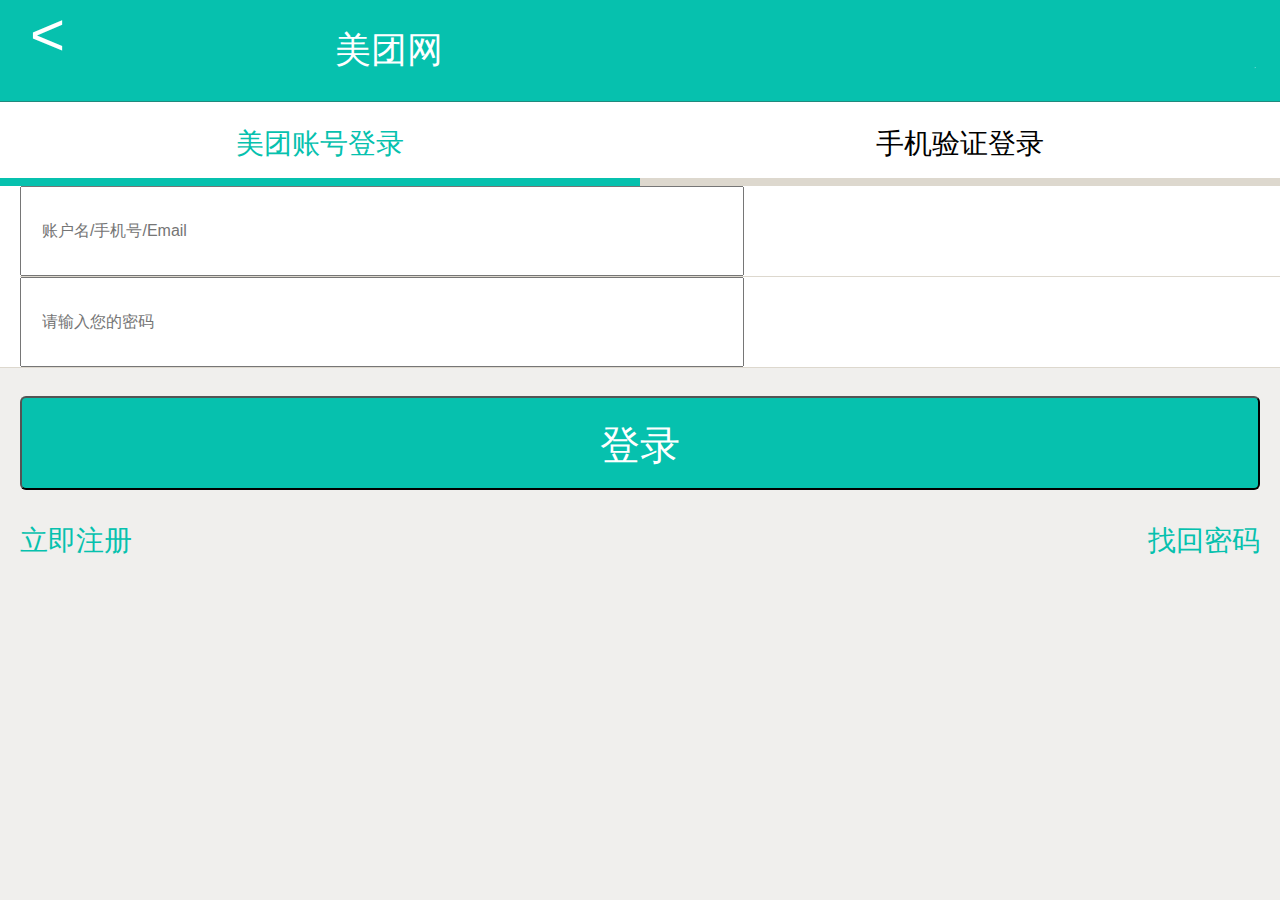
<file: my.html>
<!DOCTYPE html>
<html lang="en">
<head>
	<meta charset="utf-8">
	<meta name="viewport" content="width=device-width,user-scalable=no,initial-scale=1.0,maximum-scale=1.0,minimum-scale=1.0">
	<meta http-equiv="X-UA-Compatible" content="ie=edge">
	<title>我的</title>
	<script src="js/rem.js"></script>
	<link rel="stylesheet" href="css/base.css">
	<link rel="stylesheet" href="css/my.css">
</head>
<body>
	<header>
		<a href="index.html" class="zuo"><</a>
		<h1>美团网</h1>
		<div class="you">
			<i>&#xe62c;</i>
			<span>导航</span>
		</div>
	</header>
	<main>
		<ul class="denglu">
			<li>美团账号登录</li>
			<li>手机验证登录</li>
		</ul>
		<ul class="text">
			<li><input type="text" placeholder="账户名/手机号/Email"></li>
			<li><input type="password" placeholder="请输入您的密码"></li>
		</ul>
		<div class="btn"><button>登录</button></div>
	</main>
	<ul class="zhuce">
		<li>立即注册</li>
		<li>找回密码</li>
	</ul>
</body>
</html>
</file>
<file: css/base.css>
*{
	margin: 0;
	padding: 0;
	list-style: none;
	font-size: 16px;
	font-family: "微软雅黑","宋体",sans-serif;
	font-style: normal;
}

a{
	text-decoration: none;
}

body{
	background: #fff;
}

img{
	border: none;
}
</file>
<file: css/main.css>
@font-face {
  font-family: 'iconfont';  /* project id 633095 */
  src: url('https://at.alicdn.com/t/font_633095_9fn1virrtsocrf6r.eot');
  src: url('https://at.alicdn.com/t/font_633095_9fn1virrtsocrf6r.eot?#iefix') format('embedded-opentype'),
  url('https://at.alicdn.com/t/font_633095_9fn1virrtsocrf6r.woff') format('woff'),
  url('https://at.alicdn.com/t/font_633095_9fn1virrtsocrf6r.ttf') format('truetype'),
  url('https://at.alicdn.com/t/font_633095_9fn1virrtsocrf6r.svg#iconfont') format('svg');
}

body{
	background-color: #f0efed;
}

header{
	width: 100%;
	height: 1.02rem;
	background: #06c1ae;
	color: #fff;
	border-bottom: 0.01rem solid #21897d;
}

.map{
	float: left;
	width: 1.35rem;
	height: 100%;
	color: #fff;
}

.map span{
	line-height: 1.02rem;
	margin: 0 .2rem;
	font-size: .32rem;
}

.map i{
	font-family: 'iconfont';
	font-size: .19rem;
}

.search{
	width: 5.17rem;
	height: .64rem;
	margin-top: .2rem;
	float: left;
	background: rgba(0,0,0,.15);
	position: relative;
}

.search i{
	font-family: 'iconfont';
	position: absolute;
	left: .2rem;
	top: .18rem;
}

.search input{
	width: 5.17rem;
	height: .64rem;
	padding-left: .6rem;
	font-size: .26rem;
	color: #fff;
}

.search input::placeholder{
    color: #68dbce;
}

.my{
	float: right;
	position: relative;
	width: .94rem;
	height: 100%;
	color: #fff;
}

.my i{
	font-family: 'iconfont';
	font-size: .5rem;
	position: absolute;
	top: .14rem;
	right: .2rem;
}

.my span{
	position: absolute;
	font-size: .14rem;
	bottom: .08rem;
	right: .23rem;
}

.banner{
	width: 100%;
	height: 2.2rem;
}

.banner img{
	width: 100%;
}

nav{
	width: 100%;
	height: 3.31rem;
	border-top: .01rem solid #DDD8CE;
	border-bottom: .01rem solid #DDD8CE;
	background: #fff;
}

.list{
	width: 100%;
	height: 100%;
}

.list li{
	width: 1.5rem;
	height: 1.62rem;
	float: left;
	text-align: center;
}


.list li a{
	display: block;
	padding: .2rem 0;
}

.color{
	width: .8rem;
	height: .8rem;
	border-radius: 50%;
	margin: 0 .35rem .14rem;
}

.color i{
	font-family: 'iconfont';
	color: #fff;
	font-size: .45rem;
	line-height: .8rem;
}

.list li a span{
	color: #666;
	font-size: .24rem;
}

.bar{
	margin-top: .2rem;
	width: 100%;
	height: 2.5rem;
	background: #fff;
}

.barList{
	width: 7.25rem;
	height: 2.26rem;
	padding: .12rem;
}

.react{
	float: left;
	width: 33.33333%;
	height: 100%;
	box-sizing: border-box;
}

.react:last-child{
	border-left: 1px solid #ddd8ce;
}

.react:nth-child(2){
	border-left: 1px solid #ddd8ce;
}

.react span{
	width: 1.7rem;
    text-align: left;
    display: inline-block;
    padding-left: .3rem;
}

.react span strong{
	display: block;
    font-size: .3rem;
    margin-top: .12rem;
    margin-bottom: .25rem;
    text-align: left;
    display: inline-block;
}

.react span small{
	color: #666;
	font-size: .1rem;
	display: inline-block;
	text-align: left;
}

.react img{
    margin: auto;
    display: block;
}

.main{
	width: 100%;
	height: auto;
	margin-top: .2rem;
	border-top: 1px solid #DDD8CE;
    border-bottom: 1px solid #DDD8CE;
    margin-top: .2rem;
    margin-bottom: 0;
    background-color: #fff;
}

.mainList{
	padding-left: .2rem;
}

.mainList h1{
	font-size: .34rem;
	padding-top: .28rem;
    padding-bottom: .2rem;
    color: #333;
    font-weight: normal;
    border-bottom: 1px solid #DDD8CE;
}

.mainList li{
	width: 7.3rem;
	height: 2.04rem;
	margin: 0;
    border-bottom: 1px solid #DDD8CE;
    overflow: hidden;
    font-weight: 400;
}

.mainList li a{
	display: block;
	width: 7.1rem;
	height: 1.48rem;
	position: relative;
	padding: .22rem .2rem .22rem 0;
}

.mainList li a img{
	float: left;
	width: 1.8rem;
	height: 1.64rem;
	position: absolute;
}

.detail{
	float: left;
	margin-left: 2rem;
}

.detail h4{
	padding-top: .1rem;
    margin-bottom: .12rem;
    font-size: .3rem;
    font-weight: 400;
    color: #333;
}

.detail span{
	font-size: .24rem;
    height: .68rem;
    margin-bottom: .16rem;
    color: #666;
    float: left;
}

.detail h2{
	font-size: .38rem;
    color: #06c1ae;
    display: inline;
    position: absolute;
    bottom: .02rem;
    left: 2rem;
}

.detail p{
	position: absolute;
	bottom: .04rem;
	left: 2.9rem;
	color: #666;
	font-size: .24rem;
}

.detail h3{
	position: absolute;
    bottom: .06rem;
    right: .2rem;
    font-size: .24rem;
    color: #666;
    font-weight: normal;
}
</file>
<file: css/detail.css>
@font-face {
  font-family: 'iconfont';  /* project id 633095 */
  src: url('https://at.alicdn.com/t/font_633095_2obci1g5tg25ipb9.eot');
  src: url('https://at.alicdn.com/t/font_633095_2obci1g5tg25ipb9.eot?#iefix') format('embedded-opentype'),
  url('https://at.alicdn.com/t/font_633095_2obci1g5tg25ipb9.woff') format('woff'),
  url('https://at.alicdn.com/t/font_633095_2obci1g5tg25ipb9.ttf') format('truetype'),
  url('https://at.alicdn.com/t/font_633095_2obci1g5tg25ipb9.svg#iconfont') format('svg');
}


body{
	background-color: #f0efed;
}

header{
	width: 100%;
	height: 1.02rem;
	background: #06c1ae;
	color: #fff;
	border-bottom: 0.01rem solid #21897d;
}

.header_l{
	float: left;
	font-size: .6rem;
	padding: 0 .3rem;
    width: .45rem;
    height: .45rem;
    font-weight: normal;
    color: #fff;
}

.header_m{
	float: left;
	text-align: center;
	font-size: .36rem;
    font-weight: 400;
    line-height: 1rem;
    margin: 0;
    width: 4.53rem;
    height: 100%;
}

.header_r{
	float: right;
}

.header_r a{
    text-align: center;
    color: #fff;
    display: inline-block;
    width: .9rem;
    margin-top: .15rem;
}

.header_r a i{
	font-family: 'iconfont';
	margin-bottom: .1rem;
	font-size: .4rem;
}

.header_r a span{
	display: block;
	font-size: .2rem;
}

.ad{
	width: 100%;
	height: 2.2rem;
}

.ad img{
	width: 100%;
}

.banner{
	width: 100%;
	height: 3.9rem;
	position: relative;
}

.cover{
	position: absolute;
	bottom: 0;
	left: 0;
	z-index: 1;
	width: 100%;
	height: 2.22rem;
	background: -webkit-linear-gradient(bottom,rgba(0,0,0,.58),rgba(0,0,0,.3) 64%,transparent);
}

.banner img{
	position: absolute;
	width: 100%;
	bottom: 0;
	left: 0;
	z-index: -1;
}

.banner_text{
	position: absolute;
	bottom: .24rem;
	left: 0;
	left: .3rem;
    right: .3rem;
    z-index: 2;
    text-shadow: 1px 1px 1px #000;
    color: #fff;
}

.banner_text h1{
	margin-bottom: .14rem;
    font-size: .38rem;
    line-height: 1.1;
	font-weight: normal;
}

.title{
	width: 100%;
	padding: .28rem .2rem;
	position: relative;
	background: #fff;
	border-bottom: 1px solid #DDD8CE;
	box-sizing: border-box;
}

.title h1{
	color: #06c1ae;
	font-size: .56rem;
	margin-right: .06rem;
	display: inline-block;
}

.title span{
	letter-spacing: -.02rem;
	color: #999;
	font-size: .28rem;
}

.title button{
	background-color: #f90;
	position: absolute;
    right: .2rem;
    top: .21rem;
    height: .8rem;
    width: 2.6rem;
    margin: 0;
    line-height: .8rem;
    font-size: .4rem;
    padding: 0 .32rem;
    text-align: center;
    border-radius: .06rem;
    color: #fff;
}


.ps{
	height: 1.3rem;
	padding: .28rem .2rem;
	background-color: #fff;
}

.ps li i{
	font-family: 'iconfont';
	margin-right: .16rem;
    margin-left: .1rem;
}

.ps li{
	color: #6bbd00;
	font-size: .28rem;
	display: inline-block;
    height: .6rem;
    width: 50%;
    line-height: .6rem;
    text-align: left;
    float: left;
}

.tag{
	width: 100%;
	height: 3.64rem;
	border-top: 1px solid #DDD8CE;
    margin-top: .2rem;
    margin-bottom: 0;
    border-bottom: 1px solid #DDD8CE;
    background-color: #fff;
}

.tag h1{
	font-size: .34rem;
    line-height: 1.5;
    padding: .22rem .2rem .14rem;
    color: #333;
    font-weight: normal;
    border-bottom: 1px solid #DDD8CE;
}

.map{
	padding: .28rem .2rem;
	font-size: .28rem;
    line-height: 1.5;
    color: #333;
    height: 1.42rem;
}

.map_l{
	float: left;
	width: 5.69rem;
	height: 100%;
}

.map_r{
	float: right;
	width: 1.3rem;
    text-align: center;
    border-left: 1px solid #DDD8CE;
    font-size: .5rem;
    height: 1.2rem;
    line-height: 1.2rem;
    color: #06c1ae;
}

.map_l h2{
	margin-top: 0;
    margin-bottom: .06rem;
    font-size: .32rem;
    color: #000;
}

.map_l p{
	padding-right: .2rem;
    color: #666;
    overflow: hidden;
    text-overflow: ellipsis;
    white-space: nowrap;
}

.map_l i{
	font-family: 'iconfont';
	display: inline-block;
}

.map_l span{
	margin-left: .3rem;
    color: #EB8706;
}

.map_r i{
	font-family: 'iconfont';
	color: #06c1ae;
	font-size: .5rem;
}

.tag h3{
	display: block;
	color: #06c1ae;
	line-height: .8rem;
    font-size: .3rem;
    font-weight: normal;
    height: .8rem;
    border-top: 1px solid #DDD8CE;
    padding-left: .2rem;
}

.taocan{
	width: 100%;
	height: 11.09rem;
	margin-top: .2rem;

}

.tc{
	font-size: .34rem;
    line-height: 1.5;
    padding: .22rem .2rem .14rem;
    color: #333;
    border-bottom: 1px solid #DDD8CE;
    background-color: #fff;
}

.sanxuanyi{
	width: 100%;
	height: 3.24rem;
	background-color: #fff;
}

.sxy{
	text-align: center;
	background-color: #F8F9FA;
    padding: .1rem;
    margin: 0;
    font-size: .3rem;
    color: #000;
}

.t1{
	
	display: block;
    
	float: left;
	
}

.t1 li{
	width: 3.38rem;
	height: .42rem;
	border-right: 1px solid #DDD8CE;
	border-bottom: 1px solid #DDD8CE;
	line-height: 1.41;
	margin-left: .2rem;
	padding: .22rem 0;
    padding-right: .2rem;
}

.t2{
	float: left;
}

.t2 li{
	width: 1.7rem;
	height: .42rem;
	border-right: 1px solid #DDD8CE;
	border-bottom: 1px solid #DDD8CE;
	line-height: 1.41;
	padding: .22rem .2rem;
}

.t3{
	float: right;
}

.t3 li{
	width: 1.18rem;
	height: .42rem;
	border-bottom: 1px solid #DDD8CE;
	line-height: 1.41;
	padding: .22rem .2rem;
}

.bz{
	text-align: center;
	border-bottom: 1px solid #DDD8CE;
    line-height: 1.41;
    background-color: #F8F9FA;
    padding: .1rem;
    font-size: .3rem;
    color: #000;
}

.beizhu{
	width: 7.1rem;
	height: 4.95rem;
	padding: .28rem .2rem;
	background-color: #fff;
}

.liebiao{
	padding-left: .4rem;
}

.liebiao li{
	width: 6.7rem;
	height: .45rem;
	font-size: .3rem;
}

.tuwen{
	width: 7.5rem;
	height: .8rem;
    background-color: #fff;
    border-top: 1px solid #DDD8CE;
}

.tuwen a{
	float: left;
	display: block;
	padding: 0 .2rem;
	color: #06c1ae;
	line-height: .8rem;
    font-size: .3rem;
    font-weight: bold;
}

.tuwen span{
	float: right;
	display: block;
	padding: 0 .3rem;
	color: #06c1ae;
	line-height: .8rem;
    font-size: .3rem;
    font-weight: bold;
}
</file>
<file: css/map.css>
@font-face {
  font-family: 'iconfont';  /* project id 633095 */
  src: url('https://at.alicdn.com/t/font_633095_9fn1virrtsocrf6r.eot');
  src: url('https://at.alicdn.com/t/font_633095_9fn1virrtsocrf6r.eot?#iefix') format('embedded-opentype'),
  url('https://at.alicdn.com/t/font_633095_9fn1virrtsocrf6r.woff') format('woff'),
  url('https://at.alicdn.com/t/font_633095_9fn1virrtsocrf6r.ttf') format('truetype'),
  url('https://at.alicdn.com/t/font_633095_9fn1virrtsocrf6r.svg#iconfont') format('svg');
}

body{
  background-color: #f0efed;
}

header{
	width: 100%;
	height: 1.01rem;
    color: #fff;
    background: #06c1ae;
    border-bottom: 1px solid #21897d;
}

.zuo{
	float: left;
	display: block;
	font-size: .6rem;
	font-weight: 300;
	padding: 0 .3rem;
	color: #fff;
}

header h1{
  float: left;
  display: block;
  font-size: .36rem;
  font-weight: 400;
  text-align: center;
  line-height: 1rem;
  padding-left: 1.8rem;
}

.you{
  float: right;
  padding-right: .1rem;
}

.you i{
  font-family: 'iconfont';
  display: block;
  font-size: .4rem;
  margin-top: .2rem;
  text-align: center;

}

.you span{
  display: block;
  font-size: .01rem;
  line-height: 1;
  -webkit-transform:scale(0.833); 
  text-align: center;
}

main{
	padding: 0 .2rem;
}

.location{
	margin-top: .2rem;
    margin-bottom: .4rem;
	background-color: #fff;
	padding: .28rem .2rem;
	border: .01rem solid #DDD8CE;
	border-radius: .06rem;
	font-size: .2rem;
}

.location span{
	font-size: .26rem;
	color: #06c1ae;
}

main h1{
	font-size: .3rem;
	margin: .14rem 0;
	display: inline-block;
}

.zuijin,.remen,.city{
	border-radius: .06rem;
}

.zuijin li,.remen li,.city li{
	background-color: #fff;
	display: inline-block;
    width: 25%;
	width: 25%;
    height: .8rem;
    line-height: .8rem;
    font-size: .28rem;
    text-align: center;
    border-bottom: 1px solid #ddd8ce;
    border-top: 1px solid #ddd8ce;
    border-left: 1px solid #ddd8ce;
    box-sizing: border-box;
    margin-bottom: -1px;
    float: left;
}

.zuijin li:last-of-type,
.remen li:nth-of-type(4),
.remen li:nth-of-type(8),
.remen li:nth-of-type(12){
	border-right: 1px solid #ddd8ce;
}

.zimu li{
	background-color: #fff;
	float: left;
	display: inline-block;
    width: 20%;
    height: .8rem;
    text-align: center;
    line-height: .8rem;
    font-size: .28rem;
    color: #06c1ae;
}


.city h4{
	text-align: center;
	margin-bottom: -1px;
    height: 1.6rem;
    line-height: 1.6rem;
    color: #B7B7B7;
    font-size: .8rem;
    width: 25%;
    height: 1.58rem;
    float: left;
    background-color: #fff;
    display: block;
    border-bottom: 1px solid #ddd8ce;
    border-top: 1px solid #ddd8ce;
    border-left: 1px solid #ddd8ce;
    box-sizing: border-box;
}

/*.city li{
	background-color: #fff;
	float: left;
	display: inline-block;
    width: 25%;
    height: .8rem;
    line-height: .8rem;
    font-size: .28rem;
    text-align: center;
    border-bottom: 1px solid #ddd8ce;
    margin-bottom: -1px;
    float: left;
}*/
</file>
<file: css/movie.css>
@font-face {
  font-family: 'iconfont';  /* project id 633095 */
  src: url('https://at.alicdn.com/t/font_633095_w9ecijrel2x4j9k9.eot');
  src: url('https://at.alicdn.com/t/font_633095_w9ecijrel2x4j9k9.eot?#iefix') format('embedded-opentype'),
  url('https://at.alicdn.com/t/font_633095_w9ecijrel2x4j9k9.woff') format('woff'),
  url('https://at.alicdn.com/t/font_633095_w9ecijrel2x4j9k9.ttf') format('truetype'),
  url('https://at.alicdn.com/t/font_633095_w9ecijrel2x4j9k9.svg#iconfont') format('svg');
}

body{
	background-color: #fff;
}

.zuo{
	float: left;
	display: block;
	font-size: .6rem;
	font-weight: 300;
	padding: 0 .3rem;
	color: #fff;
}

header{
	width: 100%;
	height: 1.02rem;
	background: #06c1ae;
	color: #fff;
	border-bottom: 0.01rem solid #21897d;
}

.movie{
	font-weight: 100;
	line-height: 1.02rem;
	padding-left: 3.2rem;
}


.card{
	width: 100%;
	height: .88rem;
	border-bottom: .01rem solid #e6e6e6;
}

.zi{
	float: left;
	line-height: 44px;
	margin-left: 1.3rem;
}

.zi li{
	float: left;
	margin-left:.8rem;
	color: #666;
}

.zi li:first-of-type{
	color: red;
	border-bottom: .03rem solid red;
}

.card i{
	float: right;
	font-family: 'iconfont';
	font-size: .4rem;
	padding: 10px 15px 10px 10px;
	color: red;
}

.box{
	width: 6.88rem;
	height: 2.28rem;
	padding-left: .3rem;
	position: relative;
	border-bottom: .01rem solid #f5f5f5;
}


.box img{
	display: block;
	width: 1.28rem;
	height: 1.8rem;
	position: absolute;
	left: .3rem;
	top: .24rem;
}

.main{
	width: 5.12rem;
	height: 1.8rem;
	padding: .12rem .14rem .12rem 0;
    margin-left: .74rem;
	position: absolute;
	left: 1.04rem;
	top: .24rem;
}

.shuju{
	color: #faaf00;
    font-size: .16rem;
    font-weight: 600;
    line-height: .3rem;
    margin-top: .12rem;
}

.zhuyan , .today , .shuju span{
	width: 4.06rem;
	color: #777;
	font-size: .15rem;
    font-weight: 300;
    line-height: .3rem;
    margin-top: .12rem;
    text-overflow: ellipsis;
    overflow: hidden;
    white-space: nowrap;
}



.btn{
	margin: .87rem 0;
	position: absolute;
	right: .14rem;
	top: 0;
}

.btn button{
	width: .94rem;
	height: .54rem;
	background-color: #3c9fe6;
	line-height: .28rem;
    text-align: center;
    box-sizing: border-box;
    color: #fff;
    border-radius: .08rem;
    font-size: .24rem;
    font-weight: lighter;
}

.btn1{
	margin: .87rem 0;
	position: absolute;
	right: .14rem;
	top: 0;
}

.btn1 button{
	width: .94rem;
	height: .54rem;
	background-color: #f03d37;
	line-height: .28rem;
    text-align: center;
    box-sizing: border-box;
    color: #fff;
    border-radius: .08rem;
    font-size: .24rem;
    font-weight: lighter;
}



footer{
	position: fixed;
	bottom: 0;
	left: 0;
	z-index: 999;
	width: 100%;
	height: .96rem;
	background-color: #fff;
	border-top: .5px solid #d8d8d8;
}

footer ul li{
	padding-top: .1rem;
	float: left;
    box-sizing: border-box;
    text-align: center;
    width: 2.5rem;
    height: .96rem;
    box-sizing: border-box;
}

footer ul li a{
	color: #777;
	line-height: .48rem;
	text-align: center;
	box-sizing: border-box;
}

footer ul li:first-child a{
	color: #f03d37;
}

footer ul li a i{
	font-family: 'iconfont';
	font-size: .5rem;
	line-height: .48rem;
}

footer ul li a span{
	display: block;
	font-size: .1rem;
	margin: 0 auto;
	line-height: .24rem;
}
</file>
<file: css/my.css>
@font-face {
  font-family: 'iconfont';  /* project id 633095 */
  src: url('https://at.alicdn.com/t/font_633095_w9ecijrel2x4j9k9.eot');
  src: url('https://at.alicdn.com/t/font_633095_w9ecijrel2x4j9k9.eot?#iefix') format('embedded-opentype'),
  url('https://at.alicdn.com/t/font_633095_w9ecijrel2x4j9k9.woff') format('woff'),
  url('https://at.alicdn.com/t/font_633095_w9ecijrel2x4j9k9.ttf') format('truetype'),
  url('https://at.alicdn.com/t/font_633095_w9ecijrel2x4j9k9.svg#iconfont') format('svg');
}

body{
  background-color: #f0efed;
}

header{
	width: 100%;
	height: 1.01rem;
    color: #fff;
    background: #06c1ae;
    border-bottom: 1px solid #21897d;
}

.zuo{
	float: left;
  display: block;
  font-size: .6rem;
  font-weight: 300;
  padding: 0 .3rem;
  color: #fff;
}

header h1{
  float: left;
  display: block;
  font-size: .36rem;
  font-weight: 400;
  text-align: center;
  line-height: 1rem;
  padding-left: 2.4rem;
}

.you{
  float: right;
  padding-right: .1rem;
}

.you i{
  font-family: 'iconfont';
  display: block;
  font-size: .4rem;
  margin-top: .2rem;
  text-align: center;

}

.you span{
  display: block;
  font-size: .01rem;
  line-height: 1;
  -webkit-transform:scale(0.833); 
  text-align: center;
}

main{
  width: 100%;
  height: 3.8rem;
}

.denglu li{
  float: left;
  width: 50%;
  text-align: center;
  display: block;
  line-height: 1;
  padding-top: .28rem;
  padding-bottom: .2rem;
  font-size:.28rem;
  border-bottom: .08rem solid #DDD8CE;
}

.denglu li:first-of-type{
  color: #06c1ae;
  border-bottom: .08rem solid #06c1ae;
}

.text{
  padding-left: .2rem;
  background-color: #fff;
  border-bottom: 1px solid #DDD8CE;
}

.text li:first-of-type{
  border-bottom: 1px solid #DDD8CE;
}

.text li input{
  width: 6.8rem;
  height: .3rem;
  padding: .28rem .2rem;
  overflow: hidden;
  font-size: inherit;
  font-weight: 400;
}

.btn{
  margin: .28rem .2rem;
}

button{
  background-color: #06c1ae;
  height: .94rem;
  line-height: .94rem;
  font-size: .4rem;
  display: block;
  width: 100%;
  padding: 0 .32rem;
  border-radius: .06rem;
  color: #fff;
}

.zhuce{
  margin-top: .4rem;
  display: flex;
  justify-content: space-between;
  padding: 0 .2rem;
  color: #06c1ae;
}

.zhuce li{
  font-size: .28rem;
}
</file>
